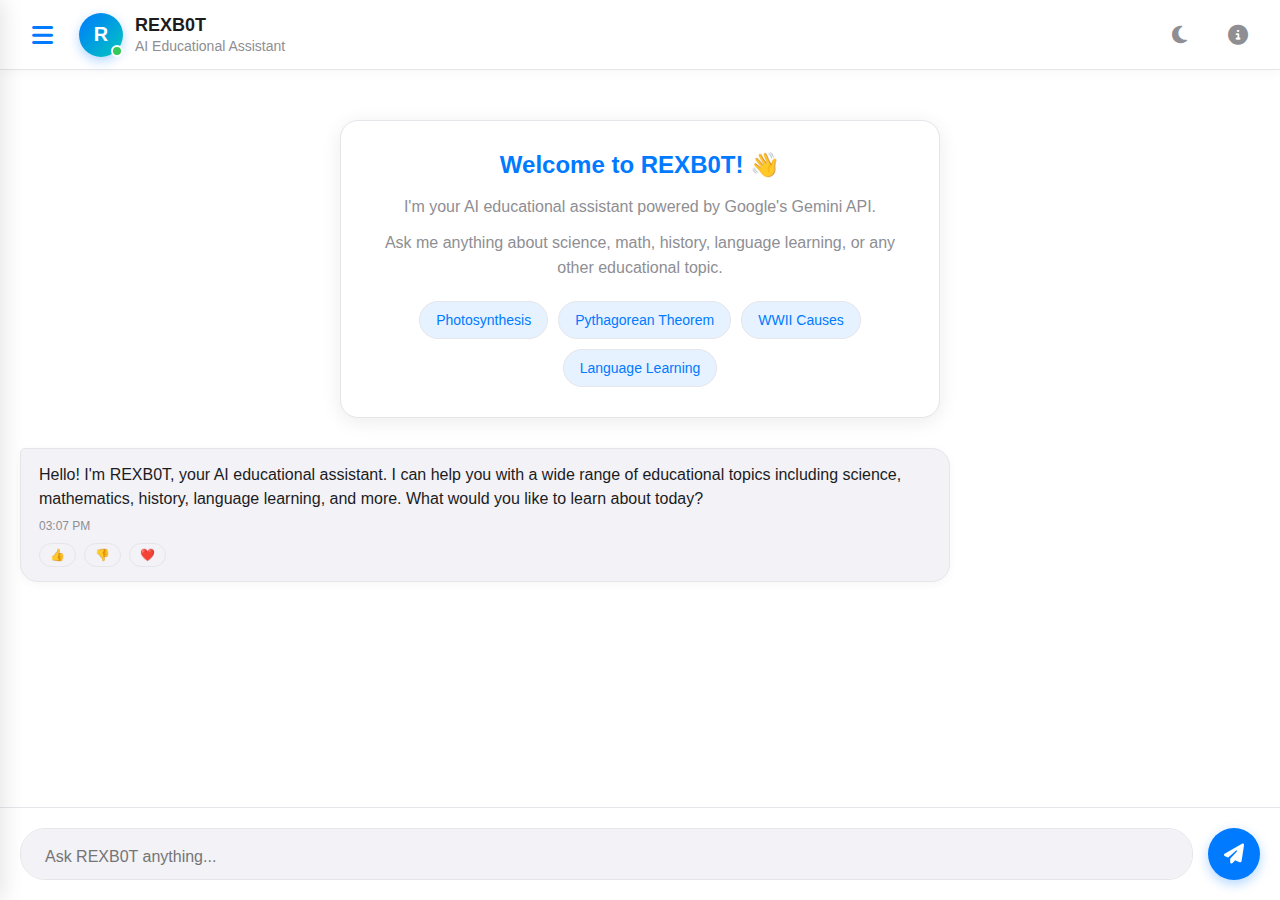
<file: index.html>
<!DOCTYPE html>
<html lang="en">
<head>
    <meta charset="UTF-8">
    <meta name="viewport" content="width=device-width, initial-scale=1.0">
    <title>REXB0T - AI Educational Assistant</title>
    <link rel="stylesheet" href="https://cdnjs.cloudflare.com/ajax/libs/font-awesome/6.4.0/css/all.min.css">
    <style>
        * {
            margin: 0;
            padding: 0;
            box-sizing: border-box;
            font-family: -apple-system, BlinkMacSystemFont, 'Segoe UI', Roboto, Oxygen, Ubuntu, sans-serif;
            transition: background-color 0.3s, color 0.3s, border-color 0.3s, transform 0.3s;
        }
        
        :root {
            /* Light Theme Variables */
            --primary-color: #007AFF;
            --primary-light: #E6F2FF;
            --secondary-color: #5856D6;
            --accent-color: #00C7BE;
            --bot-color: #F2F2F7;
            --user-color: #007AFF;
            --text-dark: #1C1C1E;
            --text-light: #8E8E93;
            --bg-color: #FFFFFF;
            --sidebar-bg: #F2F2F7;
            --chat-bg: #FFFFFF;
            --message-bg: #F2F2F7;
            --input-bg: #F2F2F7;
            --shadow: 0 4px 20px rgba(0, 0, 0, 0.08);
            --shadow-light: 0 2px 10px rgba(0, 0, 0, 0.04);
            --border-radius: 18px;
            --border-radius-sm: 12px;
            --border-color: #E5E5EA;
            --header-gradient: linear-gradient(135deg, #007AFF 0%, #00C7BE 100%);
            --success-color: #34C759;
            --warning-color: #FF9500;
            --error-color: #FF3B30;
        }
        
        /* Dark Theme Variables */
        .dark-theme {
            --primary-color: #0A84FF;
            --primary-light: #1C1C1E;
            --secondary-color: #5E5CE6;
            --accent-color: #64D2FF;
            --bot-color: #2C2C2E;
            --user-color: #0A84FF;
            --text-dark: #FFFFFF;
            --text-light: #98989D;
            --bg-color: #000000;
            --sidebar-bg: #1C1C1E;
            --chat-bg: #000000;
            --message-bg: #2C2C2E;
            --input-bg: #2C2C2E;
            --shadow: 0 4px 20px rgba(0, 0, 0, 0.3);
            --shadow-light: 0 2px 10px rgba(0, 0, 0, 0.2);
            --border-radius: 18px;
            --border-radius-sm: 12px;
            --border-color: #38383A;
            --header-gradient: linear-gradient(135deg, #0A84FF 0%, #5E5CE6 100%);
        }
        
        body {
            background-color: var(--bg-color);
            color: var(--text-dark);
            display: flex;
            height: 100vh;
            overflow: hidden;
            position: relative;
        }
        
        /* Modern Header */
        .chat-header {
            padding: 0 20px;
            background: var(--chat-bg);
            color: var(--text-dark);
            display: flex;
            align-items: center;
            justify-content: space-between;
            height: 70px;
            border-bottom: 1px solid var(--border-color);
            box-shadow: var(--shadow-light);
            z-index: 100;
            position: relative;
        }
        
        .header-left {
            display: flex;
            align-items: center;
            gap: 15px;
        }
        
        .hamburger-btn {
            background: none;
            border: none;
            color: var(--primary-color);
            font-size: 24px;
            cursor: pointer;
            padding: 10px;
            border-radius: 50%;
            display: flex;
            align-items: center;
            justify-content: center;
            transition: all 0.2s ease;
            width: 44px;
            height: 44px;
        }
        
        .hamburger-btn:hover {
            background-color: var(--primary-light);
        }
        
        .bot-info {
            display: flex;
            align-items: center;
            gap: 12px;
        }
        
        .bot-avatar {
            width: 44px;
            height: 44px;
            border-radius: 50%;
            background: var(--header-gradient);
            display: flex;
            align-items: center;
            justify-content: center;
            font-weight: 700;
            color: white;
            font-size: 20px;
            box-shadow: 0 4px 12px rgba(0, 122, 255, 0.3);
            position: relative;
        }
        
        .bot-status {
            position: absolute;
            bottom: 0;
            right: 0;
            width: 12px;
            height: 12px;
            background-color: var(--success-color);
            border-radius: 50%;
            border: 2px solid var(--chat-bg);
        }
        
        .bot-details h2 {
            font-size: 18px;
            font-weight: 700;
            margin-bottom: 2px;
        }
        
        .bot-details p {
            font-size: 14px;
            color: var(--text-light);
            font-weight: 400;
        }
        
        .header-right {
            display: flex;
            align-items: center;
            gap: 15px;
        }
        
        .theme-toggle {
            background: none;
            border: none;
            color: var(--text-light);
            font-size: 20px;
            cursor: pointer;
            padding: 10px;
            border-radius: 50%;
            display: flex;
            align-items: center;
            justify-content: center;
            transition: all 0.2s ease;
            width: 44px;
            height: 44px;
        }
        
        .theme-toggle:hover {
            background-color: var(--primary-light);
            color: var(--primary-color);
        }
        
        .header-action {
            background: none;
            border: none;
            color: var(--text-light);
            font-size: 20px;
            cursor: pointer;
            padding: 10px;
            border-radius: 50%;
            display: flex;
            align-items: center;
            justify-content: center;
            transition: all 0.2s ease;
            width: 44px;
            height: 44px;
        }
        
        .header-action:hover {
            background-color: var(--primary-light);
            color: var(--primary-color);
        }
        
        /* Sidebar - Modern Design */
        .sidebar {
            position: fixed;
            left: -320px;
            top: 0;
            width: 320px;
            height: 100%;
            background-color: var(--sidebar-bg);
            z-index: 1000;
            transition: left 0.3s cubic-bezier(0.4, 0, 0.2, 1);
            overflow-y: auto;
            display: flex;
            flex-direction: column;
            box-shadow: 4px 0 20px rgba(0, 0, 0, 0.1);
        }
        
        .sidebar.active {
            left: 0;
        }
        
        .sidebar-header {
            padding: 30px 25px 20px;
            background: var(--header-gradient);
            color: white;
        }
        
        .sidebar-header h2 {
            font-size: 24px;
            font-weight: 700;
            margin-bottom: 5px;
        }
        
        .sidebar-header p {
            font-size: 14px;
            opacity: 0.9;
        }
        
        .sidebar-content {
            padding: 20px 25px;
            flex: 1;
        }
        
        .sidebar-section {
            margin-bottom: 30px;
        }
        
        .sidebar-section h3 {
            font-size: 13px;
            text-transform: uppercase;
            letter-spacing: 1px;
            color: var(--text-light);
            margin-bottom: 15px;
            font-weight: 600;
        }
        
        .sidebar-item {
            display: flex;
            align-items: center;
            padding: 15px;
            margin-bottom: 10px;
            background-color: var(--bg-color);
            border-radius: var(--border-radius-sm);
            cursor: pointer;
            transition: all 0.2s ease;
            border: 1px solid transparent;
        }
        
        .sidebar-item:hover {
            background-color: var(--primary-light);
            border-color: var(--primary-color);
            transform: translateY(-2px);
            box-shadow: var(--shadow-light);
        }
        
        .sidebar-item i {
            font-size: 18px;
            color: var(--primary-color);
            margin-right: 15px;
            width: 24px;
        }
        
        .sidebar-item span {
            font-size: 16px;
            font-weight: 500;
        }
        
        .overlay {
            position: fixed;
            top: 0;
            left: 0;
            width: 100%;
            height: 100%;
            background: rgba(0, 0, 0, 0.5);
            z-index: 999;
            opacity: 0;
            visibility: hidden;
            transition: opacity 0.3s ease, visibility 0.3s ease;
            backdrop-filter: blur(3px);
        }
        
        .overlay.active {
            opacity: 1;
            visibility: visible;
        }
        
        /* Main Chat Container */
        .chat-container {
            flex: 1;
            display: flex;
            flex-direction: column;
            height: 100%;
            background-color: var(--chat-bg);
            position: relative;
            overflow: hidden;
        }
        
        /* Messages Area */
        .messages-container {
            flex: 1;
            overflow-y: auto;
            padding: 20px;
            display: flex;
            flex-direction: column;
            background-color: var(--bg-color);
            position: relative;
        }
        
        .message {
            max-width: 75%;
            margin-bottom: 16px;
            position: relative;
            animation: fadeIn 0.3s ease;
            line-height: 1.5;
            word-wrap: break-word;
            display: flex;
            align-items: flex-start;
        }
        
        @keyframes fadeIn {
            from { opacity: 0; transform: translateY(10px); }
            to { opacity: 1; transform: translateY(0); }
        }
        
        .bot-message {
            align-self: flex-start;
        }
        
        .user-message {
            align-self: flex-end;
        }
        
        .message-content {
            padding: 14px 18px;
            border-radius: var(--border-radius);
            position: relative;
            box-shadow: var(--shadow-light);
            max-width: 100%;
        }
        
        .bot-message .message-content {
            background-color: var(--message-bg);
            color: var(--text-dark);
            border-top-left-radius: 5px;
            border: 1px solid var(--border-color);
        }
        
        .user-message .message-content {
            background-color: var(--user-color);
            color: white;
            border-top-right-radius: 5px;
        }
        
        .message-time {
            font-size: 12px;
            color: var(--text-light);
            margin-top: 6px;
            display: block;
        }
        
        .user-message .message-time {
            text-align: right;
            color: rgba(255, 255, 255, 0.8);
        }
        
        .welcome-message {
            text-align: center;
            margin: 30px auto;
            padding: 30px;
            background-color: var(--bg-color);
            border-radius: var(--border-radius);
            box-shadow: var(--shadow);
            max-width: 600px;
            border: 1px solid var(--border-color);
        }
        
        .welcome-message h3 {
            color: var(--primary-color);
            margin-bottom: 15px;
            font-size: 24px;
            font-weight: 700;
        }
        
        .welcome-message p {
            color: var(--text-light);
            margin-bottom: 10px;
            font-size: 16px;
            line-height: 1.6;
        }
        
        .quick-questions {
            display: flex;
            flex-wrap: wrap;
            gap: 10px;
            margin-top: 20px;
            justify-content: center;
        }
        
        .quick-question {
            padding: 10px 16px;
            background-color: var(--primary-light);
            border: 1px solid var(--border-color);
            border-radius: 20px;
            font-size: 14px;
            cursor: pointer;
            transition: all 0.2s ease;
            color: var(--primary-color);
            font-weight: 500;
        }
        
        .quick-question:hover {
            background-color: var(--primary-color);
            color: white;
            border-color: var(--primary-color);
            transform: translateY(-2px);
        }
        
        /* Input Area */
        .input-container {
            padding: 20px;
            background-color: var(--chat-bg);
            border-top: 1px solid var(--border-color);
            display: flex;
            align-items: center;
            gap: 15px;
        }
        
        .message-input {
            flex: 1;
            padding: 16px 24px;
            border: 1px solid var(--border-color);
            border-radius: 25px;
            font-size: 16px;
            outline: none;
            transition: all 0.3s;
            background-color: var(--input-bg);
            color: var(--text-dark);
            resize: none;
            height: 52px;
            max-height: 120px;
            line-height: 1.5;
        }
        
        .message-input:focus {
            border-color: var(--primary-color);
            box-shadow: 0 0 0 3px rgba(0, 122, 255, 0.1);
        }
        
        .send-btn {
            background-color: var(--primary-color);
            color: white;
            border: none;
            width: 52px;
            height: 52px;
            border-radius: 50%;
            cursor: pointer;
            font-size: 20px;
            display: flex;
            align-items: center;
            justify-content: center;
            transition: all 0.2s ease;
            box-shadow: 0 4px 12px rgba(0, 122, 255, 0.3);
        }
        
        .send-btn:hover {
            background-color: var(--secondary-color);
            transform: scale(1.05);
        }
        
        .send-btn:disabled {
            background-color: var(--text-light);
            cursor: not-allowed;
            transform: none;
            box-shadow: none;
        }
        
        /* Typing indicator */
        .typing-indicator {
            display: flex;
            align-items: center;
            padding: 16px 20px;
            background-color: var(--message-bg);
            border-radius: var(--border-radius);
            width: fit-content;
            margin-bottom: 16px;
            align-self: flex-start;
            border: 1px solid var(--border-color);
        }
        
        .typing-dot {
            width: 8px;
            height: 8px;
            border-radius: 50%;
            background-color: var(--text-light);
            margin: 0 4px;
            animation: typingAnimation 1.4s infinite ease-in-out;
        }
        
        .typing-dot:nth-child(1) { animation-delay: -0.32s; }
        .typing-dot:nth-child(2) { animation-delay: -0.16s; }
        
        @keyframes typingAnimation {
            0%, 80%, 100% { transform: translateY(0); }
            40% { transform: translateY(-8px); }
        }
        
        .typing-text {
            font-size: 14px;
            color: var(--text-light);
            margin-right: 12px;
        }
        
        /* Educational Features */
        .educational-tips {
            background-color: var(--primary-light);
            border-left: 4px solid var(--primary-color);
            padding: 20px;
            margin-top: 30px;
            border-radius: var(--border-radius-sm);
            border: 1px solid var(--border-color);
        }
        
        .educational-tips h4 {
            color: var(--primary-color);
            margin-bottom: 10px;
            font-size: 16px;
            font-weight: 600;
            display: flex;
            align-items: center;
            gap: 8px;
        }
        
        .educational-tips p {
            font-size: 14px;
            color: var(--text-light);
            line-height: 1.6;
        }
        
        /* Message Reactions */
        .message-reactions {
            display: flex;
            gap: 8px;
            margin-top: 8px;
        }
        
        .reaction-btn {
            background: none;
            border: 1px solid var(--border-color);
            border-radius: 12px;
            padding: 4px 10px;
            font-size: 12px;
            color: var(--text-light);
            cursor: pointer;
            transition: all 0.2s ease;
        }
        
        .reaction-btn:hover {
            background-color: var(--primary-light);
            color: var(--primary-color);
            border-color: var(--primary-color);
        }
        
        /* Responsive Design */
        @media (max-width: 768px) {
            .sidebar {
                width: 100%;
                left: -100%;
            }
            
            .chat-header {
                padding: 0 15px;
                height: 60px;
            }
            
            .hamburger-btn, .theme-toggle, .header-action {
                width: 40px;
                height: 40px;
            }
            
            .bot-avatar {
                width: 40px;
                height: 40px;
                font-size: 18px;
            }
            
            .bot-details h2 {
                font-size: 16px;
            }
            
            .bot-details p {
                font-size: 12px;
            }
            
            .message {
                max-width: 90%;
            }
            
            .welcome-message {
                padding: 20px;
                margin: 20px 15px;
            }
            
            .welcome-message h3 {
                font-size: 20px;
            }
            
            .input-container {
                padding: 15px;
            }
            
            .message-input {
                padding: 14px 20px;
                height: 48px;
            }
            
            .send-btn {
                width: 48px;
                height: 48px;
            }
        }
        
        /* Scrollbar Styling */
        ::-webkit-scrollbar {
            width: 6px;
        }
        
        ::-webkit-scrollbar-track {
            background: transparent;
        }
        
        ::-webkit-scrollbar-thumb {
            background: var(--text-light);
            border-radius: 3px;
        }
        
        ::-webkit-scrollbar-thumb:hover {
            background: var(--primary-color);
        }
        
        /* Animations */
        @keyframes slideIn {
            from { transform: translateX(-20px); opacity: 0; }
            to { transform: translateX(0); opacity: 1; }
        }
        
        .sidebar.active .sidebar-item {
            animation: slideIn 0.3s ease forwards;
        }
        
        .sidebar-item:nth-child(1) { animation-delay: 0.1s; }
        .sidebar-item:nth-child(2) { animation-delay: 0.15s; }
        .sidebar-item:nth-child(3) { animation-delay: 0.2s; }
        .sidebar-item:nth-child(4) { animation-delay: 0.25s; }
        .sidebar-item:nth-child(5) { animation-delay: 0.3s; }
        .sidebar-item:nth-child(6) { animation-delay: 0.35s; }
        
        /* Loading dots for thinking */
        .thinking-dots {
            display: inline-block;
        }
        
        .thinking-dots span {
            animation: blink 1.4s infinite both;
            display: inline-block;
        }
        
        .thinking-dots span:nth-child(2) {
            animation-delay: 0.2s;
        }
        
        .thinking-dots span:nth-child(3) {
            animation-delay: 0.4s;
        }
        
        @keyframes blink {
            0%, 80%, 100% { opacity: 0.2; }
            40% { opacity: 1; }
        }
    </style>
</head>
<body>
    <!-- Main Chat Container -->
    <main class="chat-container">
        <!-- Modern Chat Header -->
        <header class="chat-header">
            <div class="header-left">
                <button class="hamburger-btn" id="hamburgerBtn">
                    <i class="fas fa-bars"></i>
                </button>
                
                <div class="bot-info">
                    <div class="bot-avatar">
                        R
                        <div class="bot-status"></div>
                    </div>
                    <div class="bot-details">
                        <h2>REXB0T</h2>
                        <p>AI Educational Assistant</p>
                    </div>
                </div>
            </div>
            
            <div class="header-right">
                <button class="theme-toggle" id="themeToggle">
                    <i class="fas fa-moon"></i>
                </button>
                <button class="header-action" id="infoBtn">
                    <i class="fas fa-info-circle"></i>
                </button>
            </div>
        </header>
        
        <!-- Messages Container -->
        <div class="messages-container" id="messagesContainer">
            <!-- Welcome message -->
            <div class="welcome-message">
                <h3>Welcome to REXB0T! 👋</h3>
                <p>I'm your AI educational assistant powered by Google's Gemini API.</p>
                <p>Ask me anything about science, math, history, language learning, or any other educational topic.</p>
                
                <div class="quick-questions">
                    <div class="quick-question" data-question="Explain photosynthesis">Photosynthesis</div>
                    <div class="quick-question" data-question="What is the Pythagorean theorem?">Pythagorean Theorem</div>
                    <div class="quick-question" data-question="Explain World War II causes">WWII Causes</div>
                    <div class="quick-question" data-question="How to learn a new language">Language Learning</div>
                </div>
            </div>
            
            <!-- Messages will be dynamically added here -->
        </div>
        
        <!-- Input Area -->
        <div class="input-container">
            <textarea class="message-input" id="messageInput" placeholder="Ask REXB0T anything..." rows="1" autocomplete="off"></textarea>
            <button class="send-btn" id="sendBtn">
                <i class="fas fa-paper-plane"></i>
            </button>
        </div>
    </main>
    
    <!-- Overlay for closing sidebar -->
    <div class="overlay" id="overlay"></div>
    
    <!-- Sidebar for other methods -->
    <aside class="sidebar" id="sidebar">
        <div class="sidebar-header">
            <h2>Educational Tools</h2>
            <p>Explore learning resources</p>
        </div>
        
        <div class="sidebar-content">
            <div class="sidebar-section">
                <h3>Topics</h3>
                <div class="sidebar-item" id="scienceBtn">
                    <i class="fas fa-atom"></i>
                    <span>Science Topics</span>
                </div>
                
                <div class="sidebar-item" id="mathBtn">
                    <i class="fas fa-calculator"></i>
                    <span>Mathematics Help</span>
                </div>
                
                <div class="sidebar-item" id="historyBtn">
                    <i class="fas fa-landmark"></i>
                    <span>History & Culture</span>
                </div>
                
                <div class="sidebar-item" id="languageBtn">
                    <i class="fas fa-language"></i>
                    <span>Language Learning</span>
                </div>
            </div>
            
            <div class="sidebar-section">
                <h3>Quick Actions</h3>
                <div class="sidebar-item" id="examplesBtn">
                    <i class="fas fa-lightbulb"></i>
                    <span>Example Questions</span>
                </div>
                
                <div class="sidebar-item" id="clearChatBtn">
                    <i class="fas fa-trash-alt"></i>
                    <span>Clear Chat</span>
                </div>
                
                <div class="sidebar-item" id="saveChatBtn">
                    <i class="fas fa-download"></i>
                    <span>Save Conversation</span>
                </div>
            </div>
            
            <div class="educational-tips">
                <h4><i class="fas fa-info-circle"></i> How to use REXB0T</h4>
                <p>Ask questions about any educational topic. REXB0T can help explain concepts, solve problems, and provide learning resources.</p>
            </div>
        </div>
    </aside>

    <script>
        // DOM Elements
        const hamburgerBtn = document.getElementById('hamburgerBtn');
        const sidebar = document.getElementById('sidebar');
        const overlay = document.getElementById('overlay');
        const themeToggle = document.getElementById('themeToggle');
        const infoBtn = document.getElementById('infoBtn');
        const messagesContainer = document.getElementById('messagesContainer');
        const messageInput = document.getElementById('messageInput');
        const sendBtn = document.getElementById('sendBtn');
        
        // Sidebar method buttons
        const clearChatBtn = document.getElementById('clearChatBtn');
        const saveChatBtn = document.getElementById('saveChatBtn');
        const scienceBtn = document.getElementById('scienceBtn');
        const mathBtn = document.getElementById('mathBtn');
        const historyBtn = document.getElementById('historyBtn');
        const languageBtn = document.getElementById('languageBtn');
        const examplesBtn = document.getElementById('examplesBtn');
        
        // API Configuration
        const API_KEY = 'AIzaSyBpqNW7M2JREsdeFbn6Ek3eVZk6QXB5SXE';
        const API_URL = 'https://generativelanguage.googleapis.com/v1beta/models/gemini-2.0-flash:generateContent';
        
        // Initialize chat history
        let chatHistory = [
            {
                role: "bot",
                content: "Hello! I'm REXB0T, your AI educational assistant. I can help you with a wide range of educational topics including science, mathematics, history, language learning, and more. What would you like to learn about today?"
            }
        ];
        
        // Check for saved theme preference
        let isDarkTheme = localStorage.getItem('theme') === 'dark';
        
        // Auto-resize textarea
        messageInput.addEventListener('input', function() {
            this.style.height = 'auto';
            this.style.height = (this.scrollHeight > 120 ? 120 : this.scrollHeight) + 'px';
        });
        
        // Apply theme on page load
        function applyTheme() {
            if (isDarkTheme) {
                document.body.classList.add('dark-theme');
                themeToggle.innerHTML = '<i class="fas fa-sun"></i>';
            } else {
                document.body.classList.remove('dark-theme');
                themeToggle.innerHTML = '<i class="fas fa-moon"></i>';
            }
        }
        
        // Toggle theme
        function toggleTheme() {
            isDarkTheme = !isDarkTheme;
            localStorage.setItem('theme', isDarkTheme ? 'dark' : 'light');
            applyTheme();
        }
        
        // Initialize the chat with the welcome message
        function initializeChat() {
            displayMessage(chatHistory[0].content, "bot");
        }
        
        // Display a message in the chat
        function displayMessage(content, sender) {
            const messageDiv = document.createElement('div');
            messageDiv.className = `message ${sender}-message`;
            
            const currentTime = new Date().toLocaleTimeString([], { hour: '2-digit', minute: '2-digit' });
            
            // User message
            if (sender === 'user') {
                messageDiv.innerHTML = `
                    <div class="message-content">
                        ${formatMessage(content)}
                        <span class="message-time">${currentTime}</span>
                        <div class="message-reactions">
                            <button class="reaction-btn" onclick="addReaction(this, '👍')">👍</button>
                            <button class="reaction-btn" onclick="addReaction(this, '👎')">👎</button>
                            <button class="reaction-btn" onclick="addReaction(this, '😊')">😊</button>
                        </div>
                    </div>
                `;
            } 
            // Bot message
            else {
                messageDiv.innerHTML = `
                    <div class="message-content">
                        ${formatMessage(content)}
                        <span class="message-time">${currentTime}</span>
                        <div class="message-reactions">
                            <button class="reaction-btn" onclick="addReaction(this, '👍')">👍</button>
                            <button class="reaction-btn" onclick="addReaction(this, '👎')">👎</button>
                            <button class="reaction-btn" onclick="addReaction(this, '❤️')">❤️</button>
                        </div>
                    </div>
                `;
            }
            
            messagesContainer.appendChild(messageDiv);
            messagesContainer.scrollTop = messagesContainer.scrollHeight;
        }
        
        // Add reaction to message
        function addReaction(button, emoji) {
            button.innerHTML = emoji;
            button.style.backgroundColor = 'var(--primary-light)';
            button.style.color = 'var(--primary-color)';
            button.style.borderColor = 'var(--primary-color)';
        }
        
        // Format message with line breaks
        function formatMessage(text) {
            // Convert markdown-like formatting
            let formattedText = text
                .replace(/\*\*(.*?)\*\*/g, '<strong>$1</strong>')
                .replace(/\*(.*?)\*/g, '<em>$1</em>')
                .replace(/\n/g, '<br>')
                .replace(/`(.*?)`/g, '<code>$1</code>');
            
            return formattedText;
        }
        
        // Show typing indicator
        function showTypingIndicator() {
            const typingDiv = document.createElement('div');
            typingDiv.className = 'typing-indicator';
            typingDiv.id = 'typingIndicator';
            typingDiv.innerHTML = `
                <div class="typing-text">REXB0T is thinking<span class="thinking-dots"><span>.</span><span>.</span><span>.</span></span></div>
                <div class="typing-dot"></div>
                <div class="typing-dot"></div>
                <div class="typing-dot"></div>
            `;
            messagesContainer.appendChild(typingDiv);
            messagesContainer.scrollTop = messagesContainer.scrollHeight;
        }
        
        // Hide typing indicator
        function hideTypingIndicator() {
            const typingIndicator = document.getElementById('typingIndicator');
            if (typingIndicator) {
                typingIndicator.remove();
            }
        }
        
        // Send message to API
        async function sendMessageToAPI(message) {
            try {
                const response = await fetch(`${API_URL}?key=${API_KEY}`, {
                    method: 'POST',
                    headers: {
                        'Content-Type': 'application/json',
                    },
                    body: JSON.stringify({
                        contents: [
                            {
                                parts: [
                                    {
                                        text: message
                                    }
                                ]
                            }
                        ]
                    })
                });
                
                if (!response.ok) {
                    throw new Error(`API Error: ${response.status}`);
                }
                
                const data = await response.json();
                
                if (data.candidates && data.candidates[0].content.parts[0].text) {
                    return data.candidates[0].content.parts[0].text;
                } else {
                    throw new Error('Invalid response format from API');
                }
            } catch (error) {
                console.error('Error calling Gemini API:', error);
                return `I apologize, but I'm having trouble accessing the educational resources right now. Please try again in a moment. Error: ${error.message}`;
            }
        }
        
        // Handle sending a message
        async function handleSendMessage() {
            const message = messageInput.value.trim();
            
            if (!message) return;
            
            // Add user message to chat
            displayMessage(message, 'user');
            chatHistory.push({ role: "user", content: message });
            
            // Clear input and reset height
            messageInput.value = '';
            messageInput.style.height = '52px';
            
            // Show typing indicator
            showTypingIndicator();
            
            // Disable send button while waiting for response
            sendBtn.disabled = true;
            
            try {
                // Send to API and get response
                const botResponse = await sendMessageToAPI(message);
                
                // Remove typing indicator
                hideTypingIndicator();
                
                // Add bot response to chat
                displayMessage(botResponse, 'bot');
                chatHistory.push({ role: "bot", content: botResponse });
            } catch (error) {
                hideTypingIndicator();
                displayMessage("I'm sorry, I encountered an error while processing your request. Please try again.", 'bot');
                chatHistory.push({ role: "bot", content: "Error occurred" });
            }
            
            // Re-enable send button
            sendBtn.disabled = false;
            messageInput.focus();
        }
        
        // Add example questions from sidebar
        function addExampleQuestion(question) {
            messageInput.value = question;
            messageInput.focus();
            messageInput.dispatchEvent(new Event('input'));
        }
        
        // Clear the chat
        function clearChat() {
            if (!confirm('Are you sure you want to clear the chat?')) return;
            
            // Clear the messages container except for the welcome message
            messagesContainer.innerHTML = `
                <div class="welcome-message">
                    <h3>Welcome to REXB0T! 👋</h3>
                    <p>I'm your AI educational assistant powered by Google's Gemini API.</p>
                    <p>Ask me anything about science, math, history, language learning, or any other educational topic.</p>
                    
                    <div class="quick-questions">
                        <div class="quick-question" data-question="Explain photosynthesis">Photosynthesis</div>
                        <div class="quick-question" data-question="What is the Pythagorean theorem?">Pythagorean Theorem</div>
                        <div class="quick-question" data-question="Explain World War II causes">WWII Causes</div>
                        <div class="quick-question" data-question="How to learn a new language">Language Learning</div>
                    </div>
                </div>
            `;
            
            // Reset chat history to initial state
            chatHistory = [
                {
                    role: "bot",
                    content: "Hello! I'm REXB0T, your AI educational assistant. I can help you with a wide range of educational topics including science, mathematics, history, language learning, and more. What would you like to learn about today?"
                }
            ];
            
            // Re-attach quick question event listeners
            attachQuickQuestionListeners();
            
            sidebar.classList.remove('active');
            overlay.classList.remove('active');
        }
        
        // Save chat to localStorage
        function saveChat() {
            try {
                const chatData = {
                    history: chatHistory,
                    timestamp: new Date().toISOString()
                };
                localStorage.setItem('rexbot_chat', JSON.stringify(chatData));
                
                // Show temporary notification
                showNotification('Conversation saved successfully!');
            } catch (error) {
                showNotification('Failed to save conversation. Please try again.', 'error');
            }
            
            sidebar.classList.remove('active');
            overlay.classList.remove('active');
        }
        
        // Show notification
        function showNotification(message, type = 'success') {
            const notification = document.createElement('div');
            notification.style.cssText = `
                position: fixed;
                top: 20px;
                right: 20px;
                padding: 15px 20px;
                background: ${type === 'error' ? 'var(--error-color)' : 'var(--success-color)'};
                color: white;
                border-radius: 10px;
                box-shadow: var(--shadow);
                z-index: 2000;
                font-weight: 500;
                animation: slideIn 0.3s ease;
            `;
            notification.textContent = message;
            document.body.appendChild(notification);
            
            setTimeout(() => {
                notification.style.animation = 'slideIn 0.3s ease reverse';
                setTimeout(() => notification.remove(), 300);
            }, 3000);
        }
        
        // Attach quick question event listeners
        function attachQuickQuestionListeners() {
            const quickQuestions = document.querySelectorAll('.quick-question');
            quickQuestions.forEach(question => {
                question.addEventListener('click', () => {
                    const questionText = question.getAttribute('data-question');
                    addExampleQuestion(questionText);
                });
            });
        }
        
        // Event Listeners
        hamburgerBtn.addEventListener('click', () => {
            sidebar.classList.add('active');
            overlay.classList.add('active');
        });
        
        overlay.addEventListener('click', () => {
            sidebar.classList.remove('active');
            overlay.classList.remove('active');
        });
        
        themeToggle.addEventListener('click', toggleTheme);
        
        infoBtn.addEventListener('click', () => {
            addExampleQuestion("What can you help me with?");
        });
        
        // Send message on button click
        sendBtn.addEventListener('click', handleSendMessage);
        
        // Send message on Enter key (but allow Shift+Enter for new line)
        messageInput.addEventListener('keydown', (e) => {
            if (e.key === 'Enter' && !e.shiftKey) {
                e.preventDefault();
                handleSendMessage();
            }
        });
        
        // Clear chat button
        clearChatBtn.addEventListener('click', clearChat);
        
        // Save chat button
        saveChatBtn.addEventListener('click', saveChat);
        
        // Sidebar educational topic buttons
        scienceBtn.addEventListener('click', () => {
            addExampleQuestion("Explain the process of photosynthesis in plants.");
            sidebar.classList.remove('active');
            overlay.classList.remove('active');
        });
        
        mathBtn.addEventListener('click', () => {
            addExampleQuestion("What is the Pythagorean theorem and how is it used?");
            sidebar.classList.remove('active');
            overlay.classList.remove('active');
        });
        
        historyBtn.addEventListener('click', () => {
            addExampleQuestion("What were the main causes of World War II?");
            sidebar.classList.remove('active');
            overlay.classList.remove('active');
        });
        
        languageBtn.addEventListener('click', () => {
            addExampleQuestion("What are some effective strategies for learning a new language?");
            sidebar.classList.remove('active');
            overlay.classList.remove('active');
        });
        
        examplesBtn.addEventListener('click', () => {
            // Add multiple example questions
            const examples = [
                "Explain the theory of relativity in simple terms.",
                "How do I solve quadratic equations?",
                "What was the impact of the Industrial Revolution?",
                "What are the different parts of a cell and their functions?"
            ];
            
            const randomExample = examples[Math.floor(Math.random() * examples.length)];
            addExampleQuestion(randomExample);
            sidebar.classList.remove('active');
            overlay.classList.remove('active');
        });
        
        // Apply saved theme on page load
        applyTheme();
        
        // Load saved chat if exists
        window.addEventListener('DOMContentLoaded', () => {
            initializeChat();
            attachQuickQuestionListeners();
            
            // Check for saved chat
            if (localStorage.getItem('rexbot_chat')) {
                setTimeout(() => {
                    if (confirm('Would you like to load your previous conversation?')) {
                        loadChat();
                    }
                }, 500);
            }
        });
        
        // Load chat from localStorage
        function loadChat() {
            try {
                const savedChat = localStorage.getItem('rexbot_chat');
                if (savedChat) {
                    const chatData = JSON.parse(savedChat);
                    chatHistory = chatData.history;
                    
                    // Clear and reload chat UI
                    messagesContainer.innerHTML = '';
                    
                    // Display all messages from history
                    for (let i = 0; i < chatHistory.length; i++) {
                        const message = chatHistory[i];
                        displayMessage(message.content, message.role);
                    }
                    
                    showNotification('Previous conversation loaded successfully!');
                }
            } catch (error) {
                showNotification('Failed to load conversation. Please try again.', 'error');
            }
        }
    </script>
</body>
</html>
</file>
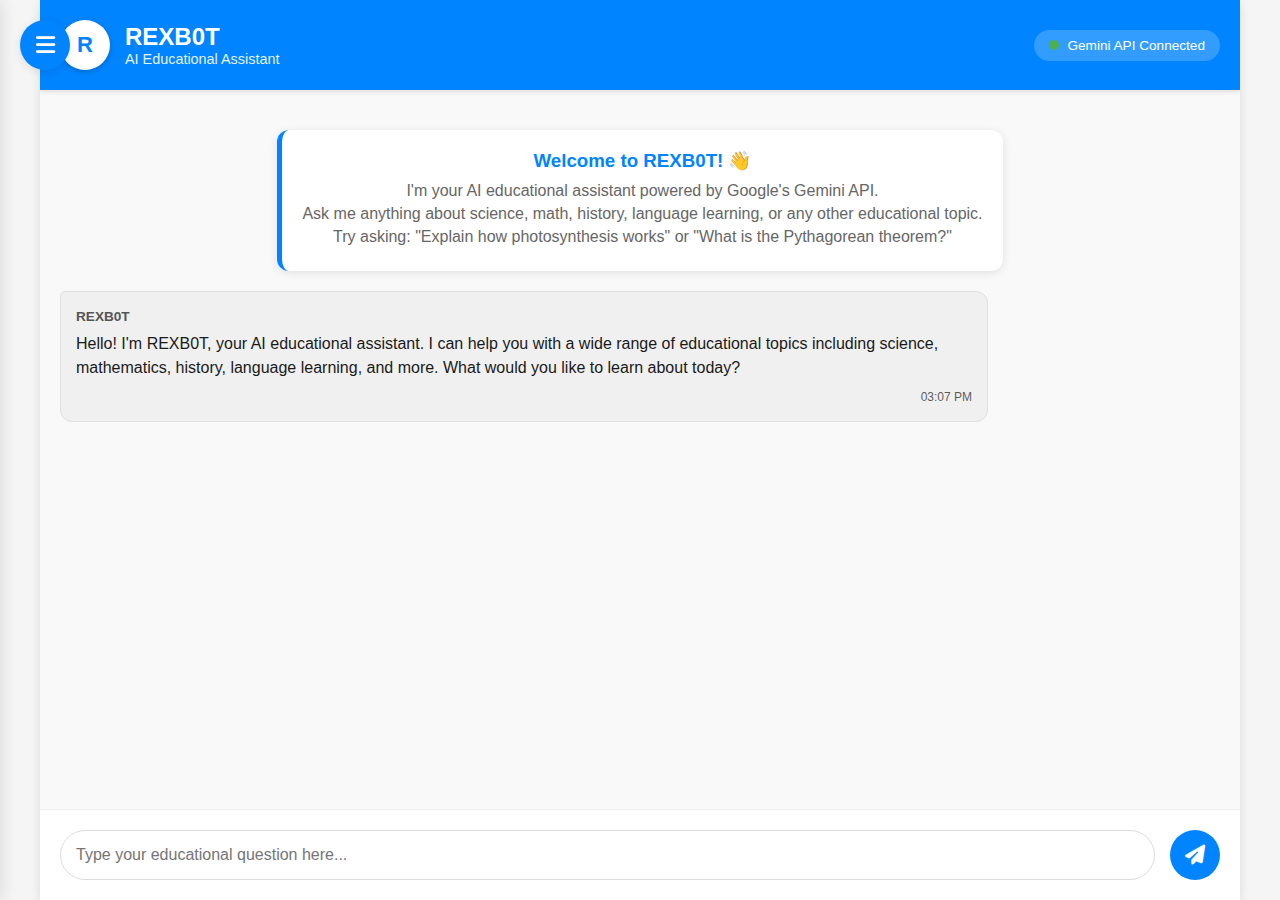
<file: deepseek_html_20251202_0d5186.html>
<!DOCTYPE html>
<html lang="en">
<head>
    <meta charset="UTF-8">
    <meta name="viewport" content="width=device-width, initial-scale=1.0">
    <title>REXB0T - AI Educational Assistant</title>
    <link rel="stylesheet" href="https://cdnjs.cloudflare.com/ajax/libs/font-awesome/6.4.0/css/all.min.css">
    <style>
        * {
            margin: 0;
            padding: 0;
            box-sizing: border-box;
            font-family: 'Segoe UI', Roboto, 'Helvetica Neue', Arial, sans-serif;
        }
        
        :root {
            --primary-color: #0084ff;
            --bot-color: #f0f0f0;
            --user-color: #0084ff;
            --text-dark: #1a1a1a;
            --text-light: #666;
            --bg-color: #f5f5f5;
            --sidebar-bg: #ffffff;
            --shadow: 0 2px 10px rgba(0, 0, 0, 0.1);
            --border-radius: 12px;
        }
        
        body {
            background-color: var(--bg-color);
            color: var(--text-dark);
            display: flex;
            height: 100vh;
            overflow: hidden;
        }
        
        /* Hamburger Menu & Sidebar */
        .hamburger-btn {
            position: fixed;
            top: 20px;
            left: 20px;
            background: var(--primary-color);
            color: white;
            border: none;
            width: 50px;
            height: 50px;
            border-radius: 50%;
            font-size: 22px;
            cursor: pointer;
            z-index: 1001;
            box-shadow: var(--shadow);
            display: flex;
            align-items: center;
            justify-content: center;
            transition: all 0.3s ease;
        }
        
        .hamburger-btn:hover {
            transform: scale(1.05);
        }
        
        .sidebar {
            position: fixed;
            left: -300px;
            top: 0;
            width: 300px;
            height: 100%;
            background-color: var(--sidebar-bg);
            box-shadow: 2px 0 15px rgba(0, 0, 0, 0.1);
            padding: 80px 20px 20px;
            z-index: 1000;
            transition: left 0.3s ease;
            overflow-y: auto;
        }
        
        .sidebar.active {
            left: 0;
        }
        
        .sidebar h2 {
            color: var(--primary-color);
            margin-bottom: 25px;
            padding-bottom: 15px;
            border-bottom: 1px solid #eee;
            font-size: 1.5rem;
        }
        
        .sidebar-item {
            padding: 15px;
            margin-bottom: 10px;
            background-color: #f9f9f9;
            border-radius: 10px;
            cursor: pointer;
            transition: all 0.2s ease;
            border-left: 4px solid transparent;
        }
        
        .sidebar-item:hover {
            background-color: #e9f5ff;
            border-left-color: var(--primary-color);
            transform: translateX(5px);
        }
        
        .sidebar-item i {
            margin-right: 10px;
            color: var(--primary-color);
            width: 20px;
            text-align: center;
        }
        
        .overlay {
            position: fixed;
            top: 0;
            left: 0;
            width: 100%;
            height: 100%;
            background: rgba(0, 0, 0, 0.5);
            z-index: 999;
            display: none;
        }
        
        .overlay.active {
            display: block;
        }
        
        /* Main Chat Container */
        .chat-container {
            flex: 1;
            display: flex;
            flex-direction: column;
            max-width: 1200px;
            margin: 0 auto;
            width: 100%;
            height: 100%;
            background-color: white;
            box-shadow: var(--shadow);
            position: relative;
            overflow: hidden;
        }
        
        /* Chat Header */
        .chat-header {
            padding: 20px;
            background-color: var(--primary-color);
            color: white;
            display: flex;
            align-items: center;
            justify-content: space-between;
            box-shadow: 0 2px 5px rgba(0, 0, 0, 0.1);
            z-index: 10;
        }
        
        .bot-info {
            display: flex;
            align-items: center;
        }
        
        .bot-avatar {
            width: 50px;
            height: 50px;
            border-radius: 50%;
            background-color: white;
            color: var(--primary-color);
            display: flex;
            align-items: center;
            justify-content: center;
            font-size: 22px;
            font-weight: bold;
            margin-right: 15px;
            box-shadow: 0 2px 5px rgba(0, 0, 0, 0.2);
        }
        
        .bot-name {
            font-size: 1.5rem;
            font-weight: 600;
        }
        
        .bot-tagline {
            font-size: 0.9rem;
            opacity: 0.9;
        }
        
        .api-status {
            display: flex;
            align-items: center;
            background-color: rgba(255, 255, 255, 0.2);
            padding: 8px 15px;
            border-radius: 20px;
            font-size: 0.85rem;
        }
        
        .status-indicator {
            width: 10px;
            height: 10px;
            border-radius: 50%;
            background-color: #4caf50;
            margin-right: 8px;
            animation: pulse 2s infinite;
        }
        
        @keyframes pulse {
            0% { opacity: 1; }
            50% { opacity: 0.5; }
            100% { opacity: 1; }
        }
        
        /* Messages Area */
        .messages-container {
            flex: 1;
            overflow-y: auto;
            padding: 20px;
            background-color: #f9f9f9;
            display: flex;
            flex-direction: column;
        }
        
        .message {
            max-width: 80%;
            margin-bottom: 20px;
            padding: 15px;
            border-radius: var(--border-radius);
            position: relative;
            animation: fadeIn 0.3s ease;
            line-height: 1.5;
            word-wrap: break-word;
        }
        
        @keyframes fadeIn {
            from { opacity: 0; transform: translateY(10px); }
            to { opacity: 1; transform: translateY(0); }
        }
        
        .bot-message {
            align-self: flex-start;
            background-color: var(--bot-color);
            border-top-left-radius: 5px;
            color: var(--text-dark);
            border: 1px solid #e0e0e0;
        }
        
        .user-message {
            align-self: flex-end;
            background-color: var(--user-color);
            color: white;
            border-top-right-radius: 5px;
        }
        
        .message-sender {
            font-weight: 600;
            font-size: 0.85rem;
            margin-bottom: 5px;
        }
        
        .bot-message .message-sender {
            color: #555;
        }
        
        .user-message .message-sender {
            color: rgba(255, 255, 255, 0.9);
        }
        
        .message-time {
            font-size: 0.75rem;
            opacity: 0.7;
            text-align: right;
            margin-top: 8px;
        }
        
        .welcome-message {
            text-align: center;
            margin: 20px auto;
            padding: 20px;
            background-color: white;
            border-radius: var(--border-radius);
            box-shadow: var(--shadow);
            max-width: 90%;
            border-left: 5px solid var(--primary-color);
        }
        
        .welcome-message h3 {
            color: var(--primary-color);
            margin-bottom: 10px;
        }
        
        .welcome-message p {
            color: var(--text-light);
            margin-bottom: 5px;
        }
        
        /* Input Area */
        .input-container {
            padding: 20px;
            background-color: white;
            border-top: 1px solid #eee;
            display: flex;
            align-items: center;
        }
        
        .message-input {
            flex: 1;
            padding: 15px;
            border: 1px solid #ddd;
            border-radius: 30px;
            font-size: 1rem;
            outline: none;
            transition: border 0.3s;
        }
        
        .message-input:focus {
            border-color: var(--primary-color);
        }
        
        .send-btn {
            background-color: var(--primary-color);
            color: white;
            border: none;
            width: 50px;
            height: 50px;
            border-radius: 50%;
            margin-left: 15px;
            cursor: pointer;
            font-size: 20px;
            display: flex;
            align-items: center;
            justify-content: center;
            transition: all 0.2s ease;
        }
        
        .send-btn:hover {
            background-color: #006edb;
            transform: scale(1.05);
        }
        
        .send-btn:disabled {
            background-color: #ccc;
            cursor: not-allowed;
            transform: none;
        }
        
        /* Typing indicator */
        .typing-indicator {
            display: flex;
            align-items: center;
            padding: 10px 15px;
            background-color: var(--bot-color);
            border-radius: var(--border-radius);
            width: fit-content;
            margin-bottom: 20px;
            align-self: flex-start;
        }
        
        .typing-dot {
            width: 8px;
            height: 8px;
            border-radius: 50%;
            background-color: #888;
            margin: 0 2px;
            animation: typingAnimation 1.4s infinite ease-in-out;
        }
        
        .typing-dot:nth-child(1) { animation-delay: -0.32s; }
        .typing-dot:nth-child(2) { animation-delay: -0.16s; }
        
        @keyframes typingAnimation {
            0%, 80%, 100% { transform: translateY(0); }
            40% { transform: translateY(-10px); }
        }
        
        /* Educational Features */
        .educational-tips {
            background-color: #e8f4fc;
            border-left: 4px solid var(--primary-color);
            padding: 15px;
            margin-top: 20px;
            border-radius: 0 var(--border-radius) var(--border-radius) 0;
        }
        
        .educational-tips h4 {
            color: var(--primary-color);
            margin-bottom: 8px;
            font-size: 1rem;
        }
        
        .educational-tips p {
            font-size: 0.9rem;
            color: var(--text-light);
        }
        
        /* Responsive Design */
        @media (max-width: 768px) {
            .chat-container {
                border-radius: 0;
                margin: 0;
            }
            
            .message {
                max-width: 90%;
            }
            
            .sidebar {
                width: 85%;
                left: -85%;
            }
            
            .hamburger-btn {
                top: 15px;
                left: 15px;
                width: 45px;
                height: 45px;
            }
            
            .chat-header {
                padding: 15px;
            }
            
            .bot-avatar {
                width: 40px;
                height: 40px;
                font-size: 18px;
            }
            
            .bot-name {
                font-size: 1.3rem;
            }
        }
        
        /* Scrollbar Styling */
        ::-webkit-scrollbar {
            width: 8px;
        }
        
        ::-webkit-scrollbar-track {
            background: #f1f1f1;
            border-radius: 4px;
        }
        
        ::-webkit-scrollbar-thumb {
            background: #c1c1c1;
            border-radius: 4px;
        }
        
        ::-webkit-scrollbar-thumb:hover {
            background: #a8a8a8;
        }
    </style>
</head>
<body>
    <!-- Hamburger Button -->
    <button class="hamburger-btn" id="hamburgerBtn">
        <i class="fas fa-bars"></i>
    </button>
    
    <!-- Overlay for closing sidebar -->
    <div class="overlay" id="overlay"></div>
    
    <!-- Sidebar for other methods -->
    <aside class="sidebar" id="sidebar">
        <h2><i class="fas fa-graduation-cap"></i> Educational Tools</h2>
        
        <div class="sidebar-item" id="scienceBtn">
            <i class="fas fa-atom"></i> Science Topics
        </div>
        
        <div class="sidebar-item" id="mathBtn">
            <i class="fas fa-calculator"></i> Mathematics Help
        </div>
        
        <div class="sidebar-item" id="historyBtn">
            <i class="fas fa-landmark"></i> History & Culture
        </div>
        
        <div class="sidebar-item" id="languageBtn">
            <i class="fas fa-language"></i> Language Learning
        </div>
        
        <div class="sidebar-item" id="examplesBtn">
            <i class="fas fa-lightbulb"></i> Example Questions
        </div>
        
        <div class="sidebar-item" id="clearChatBtn">
            <i class="fas fa-trash-alt"></i> Clear Chat
        </div>
        
        <div class="educational-tips">
            <h4><i class="fas fa-info-circle"></i> How to use REXB0T</h4>
            <p>Ask questions about any educational topic. REXB0T can help explain concepts, solve problems, and provide learning resources.</p>
        </div>
    </aside>
    
    <!-- Main Chat Container -->
    <main class="chat-container">
        <!-- Chat Header -->
        <header class="chat-header">
            <div class="bot-info">
                <div class="bot-avatar">R</div>
                <div>
                    <div class="bot-name">REXB0T</div>
                    <div class="bot-tagline">AI Educational Assistant</div>
                </div>
            </div>
            
            <div class="api-status">
                <div class="status-indicator"></div>
                <span>Gemini API Connected</span>
            </div>
        </header>
        
        <!-- Messages Container -->
        <div class="messages-container" id="messagesContainer">
            <!-- Welcome message -->
            <div class="welcome-message">
                <h3>Welcome to REXB0T! 👋</h3>
                <p>I'm your AI educational assistant powered by Google's Gemini API.</p>
                <p>Ask me anything about science, math, history, language learning, or any other educational topic.</p>
                <p>Try asking: "Explain how photosynthesis works" or "What is the Pythagorean theorem?"</p>
            </div>
            
            <!-- Messages will be dynamically added here -->
        </div>
        
        <!-- Input Area -->
        <div class="input-container">
            <input type="text" class="message-input" id="messageInput" placeholder="Type your educational question here..." autocomplete="off">
            <button class="send-btn" id="sendBtn">
                <i class="fas fa-paper-plane"></i>
            </button>
        </div>
    </main>

    <script>
        // DOM Elements
        const hamburgerBtn = document.getElementById('hamburgerBtn');
        const sidebar = document.getElementById('sidebar');
        const overlay = document.getElementById('overlay');
        const messagesContainer = document.getElementById('messagesContainer');
        const messageInput = document.getElementById('messageInput');
        const sendBtn = document.getElementById('sendBtn');
        const clearChatBtn = document.getElementById('clearChatBtn');
        
        // Sidebar method buttons
        const scienceBtn = document.getElementById('scienceBtn');
        const mathBtn = document.getElementById('mathBtn');
        const historyBtn = document.getElementById('historyBtn');
        const languageBtn = document.getElementById('languageBtn');
        const examplesBtn = document.getElementById('examplesBtn');
        
        // API Configuration
        const API_KEY = 'AIzaSyBpqNW7M2JREsdeFbn6Ek3eVZk6QXB5SXE';
        const API_URL = 'https://generativelanguage.googleapis.com/v1beta/models/gemini-2.0-flash:generateContent';
        
        // Initialize chat history
        let chatHistory = [
            {
                role: "bot",
                content: "Hello! I'm REXB0T, your AI educational assistant. I can help you with a wide range of educational topics including science, mathematics, history, language learning, and more. What would you like to learn about today?"
            }
        ];
        
        // Initialize the chat with the welcome message
        function initializeChat() {
            displayMessage(chatHistory[0].content, "bot");
        }
        
        // Display a message in the chat
        function displayMessage(content, sender) {
            const messageDiv = document.createElement('div');
            messageDiv.className = `message ${sender}-message`;
            
            const senderName = sender === 'bot' ? 'REXB0T' : 'You';
            const currentTime = new Date().toLocaleTimeString([], { hour: '2-digit', minute: '2-digit' });
            
            messageDiv.innerHTML = `
                <div class="message-sender">${senderName}</div>
                <div class="message-content">${formatMessage(content)}</div>
                <div class="message-time">${currentTime}</div>
            `;
            
            messagesContainer.appendChild(messageDiv);
            messagesContainer.scrollTop = messagesContainer.scrollHeight;
        }
        
        // Format message with line breaks
        function formatMessage(text) {
            return text.replace(/\n/g, '<br>');
        }
        
        // Show typing indicator
        function showTypingIndicator() {
            const typingDiv = document.createElement('div');
            typingDiv.className = 'typing-indicator';
            typingDiv.id = 'typingIndicator';
            typingDiv.innerHTML = `
                <div class="typing-dot"></div>
                <div class="typing-dot"></div>
                <div class="typing-dot"></div>
            `;
            messagesContainer.appendChild(typingDiv);
            messagesContainer.scrollTop = messagesContainer.scrollHeight;
        }
        
        // Hide typing indicator
        function hideTypingIndicator() {
            const typingIndicator = document.getElementById('typingIndicator');
            if (typingIndicator) {
                typingIndicator.remove();
            }
        }
        
        // Send message to API
        async function sendMessageToAPI(message) {
            try {
                const response = await fetch(`${API_URL}?key=${API_KEY}`, {
                    method: 'POST',
                    headers: {
                        'Content-Type': 'application/json',
                    },
                    body: JSON.stringify({
                        contents: [
                            {
                                parts: [
                                    {
                                        text: message
                                    }
                                ]
                            }
                        ]
                    })
                });
                
                if (!response.ok) {
                    throw new Error(`API Error: ${response.status}`);
                }
                
                const data = await response.json();
                
                if (data.candidates && data.candidates[0].content.parts[0].text) {
                    return data.candidates[0].content.parts[0].text;
                } else {
                    throw new Error('Invalid response format from API');
                }
            } catch (error) {
                console.error('Error calling Gemini API:', error);
                return `I apologize, but I'm having trouble accessing the educational resources right now. Please try again in a moment. Error: ${error.message}`;
            }
        }
        
        // Handle sending a message
        async function handleSendMessage() {
            const message = messageInput.value.trim();
            
            if (!message) return;
            
            // Add user message to chat
            displayMessage(message, 'user');
            chatHistory.push({ role: "user", content: message });
            
            // Clear input
            messageInput.value = '';
            
            // Show typing indicator
            showTypingIndicator();
            
            // Disable send button while waiting for response
            sendBtn.disabled = true;
            
            try {
                // Send to API and get response
                const botResponse = await sendMessageToAPI(message);
                
                // Remove typing indicator
                hideTypingIndicator();
                
                // Add bot response to chat
                displayMessage(botResponse, 'bot');
                chatHistory.push({ role: "bot", content: botResponse });
            } catch (error) {
                hideTypingIndicator();
                displayMessage("I'm sorry, I encountered an error while processing your request. Please try again.", 'bot');
                chatHistory.push({ role: "bot", content: "Error occurred" });
            }
            
            // Re-enable send button
            sendBtn.disabled = false;
            messageInput.focus();
        }
        
        // Add example questions from sidebar
        function addExampleQuestion(question) {
            messageInput.value = question;
            messageInput.focus();
        }
        
        // Clear the chat
        function clearChat() {
            // Clear the messages container except for the welcome message
            messagesContainer.innerHTML = `
                <div class="welcome-message">
                    <h3>Welcome to REXB0T! 👋</h3>
                    <p>I'm your AI educational assistant powered by Google's Gemini API.</p>
                    <p>Ask me anything about science, math, history, language learning, or any other educational topic.</p>
                    <p>Try asking: "Explain how photosynthesis works" or "What is the Pythagorean theorem?"</p>
                </div>
            `;
            
            // Reset chat history to initial state
            chatHistory = [
                {
                    role: "bot",
                    content: "Hello! I'm REXB0T, your AI educational assistant. I can help you with a wide range of educational topics including science, mathematics, history, language learning, and more. What would you like to learn about today?"
                }
            ];
        }
        
        // Event Listeners
        hamburgerBtn.addEventListener('click', () => {
            sidebar.classList.toggle('active');
            overlay.classList.toggle('active');
        });
        
        overlay.addEventListener('click', () => {
            sidebar.classList.remove('active');
            overlay.classList.remove('active');
        });
        
        // Send message on button click
        sendBtn.addEventListener('click', handleSendMessage);
        
        // Send message on Enter key
        messageInput.addEventListener('keypress', (e) => {
            if (e.key === 'Enter' && !e.shiftKey) {
                e.preventDefault();
                handleSendMessage();
            }
        });
        
        // Clear chat button
        clearChatBtn.addEventListener('click', () => {
            clearChat();
            sidebar.classList.remove('active');
            overlay.classList.remove('active');
        });
        
        // Sidebar educational topic buttons
        scienceBtn.addEventListener('click', () => {
            addExampleQuestion("Explain the process of photosynthesis in plants.");
            sidebar.classList.remove('active');
            overlay.classList.remove('active');
        });
        
        mathBtn.addEventListener('click', () => {
            addExampleQuestion("What is the Pythagorean theorem and how is it used?");
            sidebar.classList.remove('active');
            overlay.classList.remove('active');
        });
        
        historyBtn.addEventListener('click', () => {
            addExampleQuestion("What were the main causes of World War II?");
            sidebar.classList.remove('active');
            overlay.classList.remove('active');
        });
        
        languageBtn.addEventListener('click', () => {
            addExampleQuestion("What are some effective strategies for learning a new language?");
            sidebar.classList.remove('active');
            overlay.classList.remove('active');
        });
        
        examplesBtn.addEventListener('click', () => {
            // Add multiple example questions
            const examples = [
                "Explain the theory of relativity in simple terms.",
                "How do I solve quadratic equations?",
                "What was the impact of the Industrial Revolution?",
                "What are the different parts of a cell and their functions?"
            ];
            
            const randomExample = examples[Math.floor(Math.random() * examples.length)];
            addExampleQuestion(randomExample);
            sidebar.classList.remove('active');
            overlay.classList.remove('active');
        });
        
        // Initialize the chat when page loads
        window.addEventListener('DOMContentLoaded', initializeChat);
    </script>
</body>
</html>
</file>
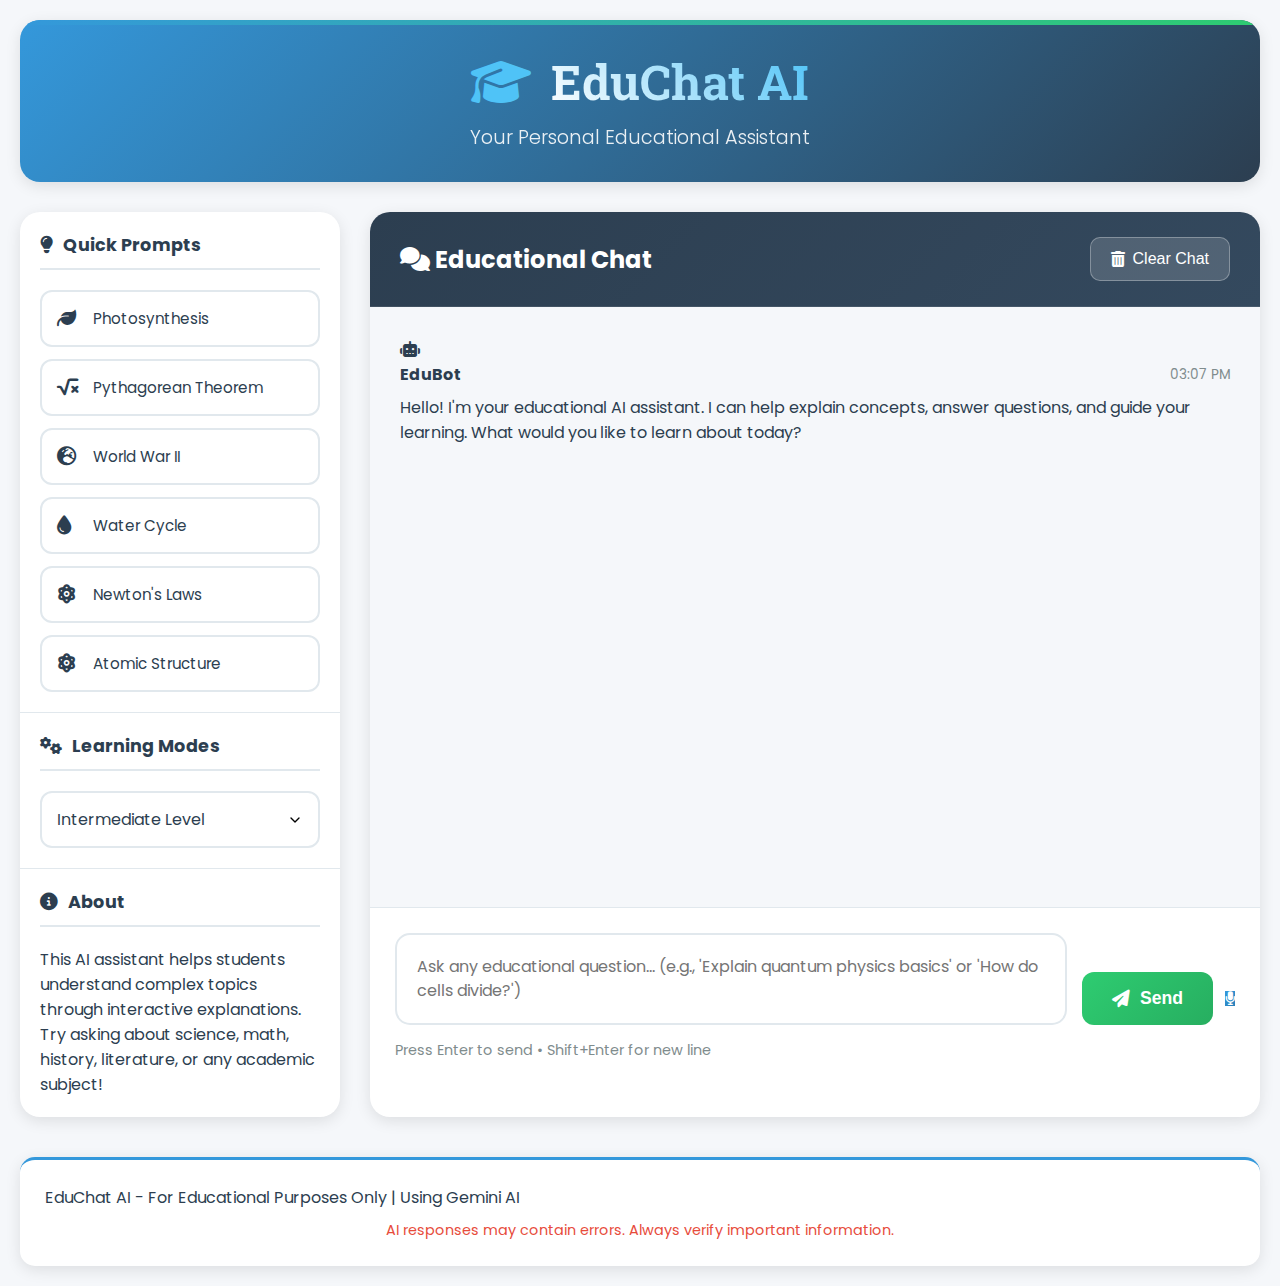
<file: deepseek_html_20251202_2a98db.html>
<!DOCTYPE html>
<html lang="en">
<head>
    <meta charset="UTF-8">
    <meta name="viewport" content="width=device-width, initial-scale=1.0">
    <title>EduChat AI - Educational Assistant</title>
    <link rel="stylesheet" href="style.css">
    <link rel="stylesheet" href="https://cdnjs.cloudflare.com/ajax/libs/font-awesome/6.4.0/css/all.min.css">
    <link href="https://fonts.googleapis.com/css2?family=Poppins:wght@300;400;500;600;700&family=Roboto+Slab:wght@300;400;500&display=swap" rel="stylesheet">
</head>
<body>
    <div class="container">
        <header>
            <div class="logo">
                <i class="fas fa-graduation-cap"></i>
                <h1>EduChat AI</h1>
            </div>
            <p class="subtitle">Your Personal Educational Assistant</p>
        </header>

        <div class="main-content">
            <div class="sidebar">
                <div class="sidebar-section">
                    <h3><i class="fas fa-lightbulb"></i> Quick Prompts</h3>
                    <div class="prompt-buttons">
                        <button class="prompt-btn" data-prompt="Explain photosynthesis in simple terms">
                            <i class="fas fa-leaf"></i> Photosynthesis
                        </button>
                        <button class="prompt-btn" data-prompt="What is the Pythagorean theorem and how is it used?">
                            <i class="fas fa-square-root-alt"></i> Pythagorean Theorem
                        </button>
                        <button class="prompt-btn" data-prompt="Explain the causes of World War II">
                            <i class="fas fa-globe-europe"></i> World War II
                        </button>
                        <button class="prompt-btn" data-prompt="How does the water cycle work?">
                            <i class="fas fa-tint"></i> Water Cycle
                        </button>
                        <button class="prompt-btn" data-prompt="What are Newton's three laws of motion?">
                            <i class="fas fa-atom"></i> Newton's Laws
                        </button>
                        <button class="prompt-btn" data-prompt="Explain the structure of an atom">
                            <i class="fas fa-atom"></i> Atomic Structure
                        </button>
                    </div>
                </div>

                <div class="sidebar-section">
                    <h3><i class="fas fa-cogs"></i> Learning Modes</h3>
                    <div class="mode-selector">
                        <select id="learningMode">
                            <option value="beginner">Beginner Level</option>
                            <option value="intermediate" selected>Intermediate Level</option>
                            <option value="advanced">Advanced Level</option>
                            <option value="exam_prep">Exam Preparation</option>
                            <option value="simplified">Simplified Explanation</option>
                        </select>
                    </div>
                </div>

                <div class="sidebar-section">
                    <h3><i class="fas fa-info-circle"></i> About</h3>
                    <p>This AI assistant helps students understand complex topics through interactive explanations.</p>
                    <p>Try asking about science, math, history, literature, or any academic subject!</p>
                </div>
            </div>

            <div class="chat-container">
                <div class="chat-header">
                    <h2><i class="fas fa-comments"></i> Educational Chat</h2>
                    <button id="clearChat" class="clear-btn">
                        <i class="fas fa-trash-alt"></i> Clear Chat
                    </button>
                </div>
                
                <div class="chat-messages" id="chatMessages">
                    <div class="message bot-message">
                        <div class="message-icon">
                            <i class="fas fa-robot"></i>
                        </div>
                        <div class="message-content">
                            <div class="message-header">
                                <strong>EduBot</strong>
                                <span class="message-time" id="current-time"></span>
                            </div>
                            <p>Hello! I'm your educational AI assistant. I can help explain concepts, answer questions, and guide your learning. What would you like to learn about today?</p>
                        </div>
                    </div>
                </div>

                <div class="input-area">
                    <div class="input-container">
                        <textarea 
                            id="userInput" 
                            placeholder="Ask any educational question... (e.g., 'Explain quantum physics basics' or 'How do cells divide?')"
                            rows="2"></textarea>
                        <div class="input-controls">
                            <button id="sendButton" class="send-btn">
                                <i class="fas fa-paper-plane"></i> Send
                            </button>
                            <button id="voiceButton" class="voice-btn">
                                <i class="fas fa-microphone"></i>
                            </button>
                        </div>
                    </div>
                    <div class="input-hints">
                        <span>Press Enter to send • Shift+Enter for new line</span>
                    </div>
                </div>
            </div>
        </div>

        <footer>
            <p>EduChat AI - For Educational Purposes Only | Using Gemini AI</p>
            <p class="disclaimer">AI responses may contain errors. Always verify important information.</p>
        </footer>
    </div>

    <script src="script.js"></script>
</body>
</html>
</file>
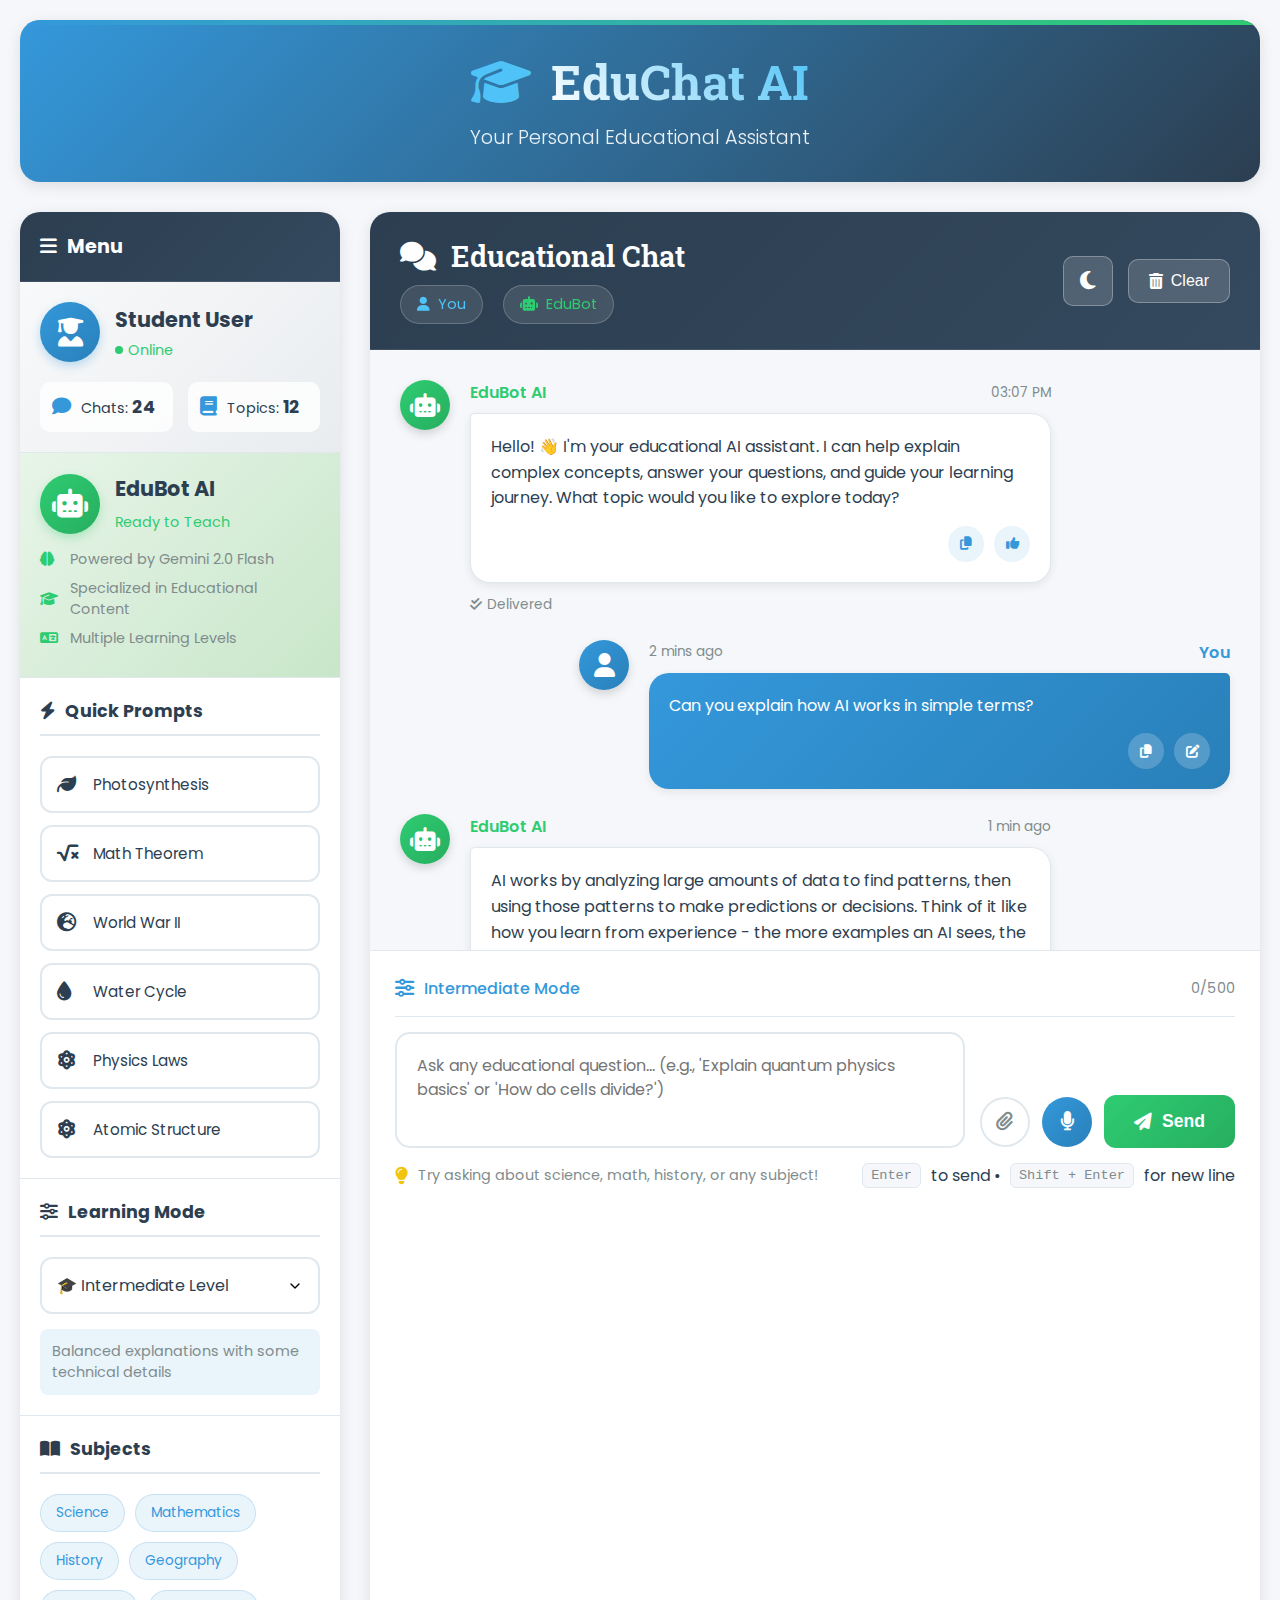
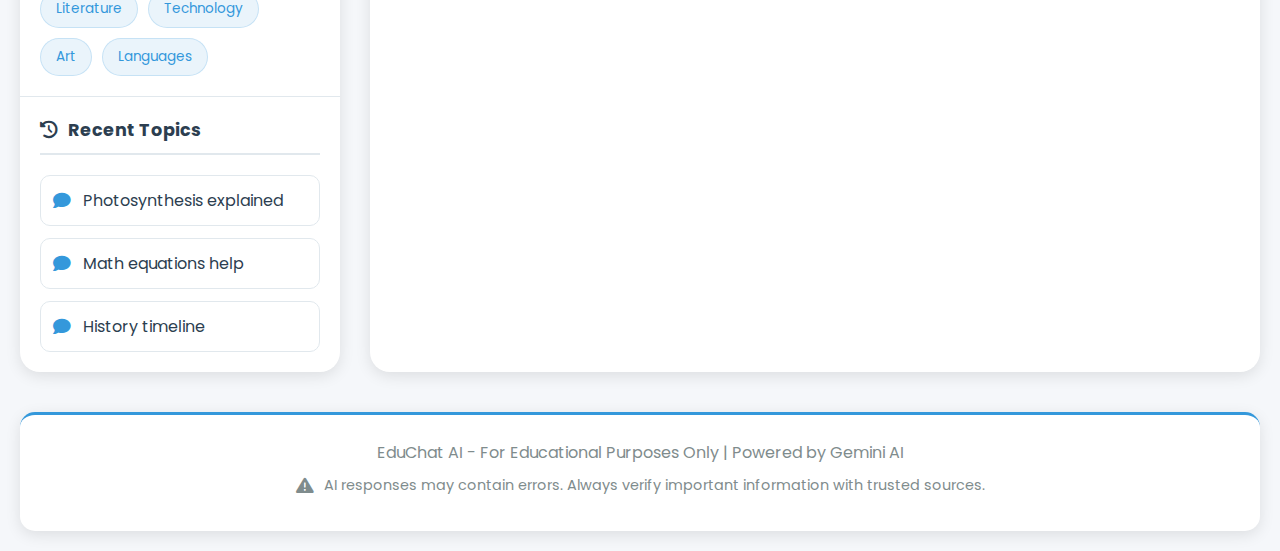
<file: deepseek_html_20251202_96ae0e.html>
<!DOCTYPE html>
<html lang="en">
<head>
    <meta charset="UTF-8">
    <meta name="viewport" content="width=device-width, initial-scale=1.0">
    <title>EduChat AI - Educational Assistant</title>
    <link rel="stylesheet" href="style.css">
    <link rel="stylesheet" href="https://cdnjs.cloudflare.com/ajax/libs/font-awesome/6.4.0/css/all.min.css">
    <link href="https://fonts.googleapis.com/css2?family=Poppins:wght@300;400;500;600;700&family=Roboto+Slab:wght@300;400;500&display=swap" rel="stylesheet">
</head>
<body>
    <div class="container">
        <!-- Hamburger Menu Button (Mobile) -->
        <div class="hamburger-menu" id="hamburgerMenu">
            <i class="fas fa-bars"></i>
        </div>

        <!-- Mobile Sidebar Overlay -->
        <div class="sidebar-overlay" id="sidebarOverlay"></div>

        <header>
            <div class="logo">
                <i class="fas fa-graduation-cap"></i>
                <h1>EduChat AI</h1>
            </div>
            <p class="subtitle">Your Personal Educational Assistant</p>
        </header>

        <div class="main-content">
            <!-- Sidebar (Now with better separation) -->
            <div class="sidebar" id="sidebar">
                <div class="sidebar-header">
                    <h3><i class="fas fa-bars"></i> Menu</h3>
                    <button class="close-sidebar" id="closeSidebar">
                        <i class="fas fa-times"></i>
                    </button>
                </div>

                <!-- User Profile Section -->
                <div class="sidebar-section user-profile">
                    <div class="profile-header">
                        <div class="profile-avatar">
                            <i class="fas fa-user-graduate"></i>
                        </div>
                        <div class="profile-info">
                            <h4>Student User</h4>
                            <span class="profile-status">Online</span>
                        </div>
                    </div>
                    <div class="profile-stats">
                        <div class="stat">
                            <i class="fas fa-comment"></i>
                            <span>Chats: <strong>24</strong></span>
                        </div>
                        <div class="stat">
                            <i class="fas fa-book"></i>
                            <span>Topics: <strong>12</strong></span>
                        </div>
                    </div>
                </div>

                <!-- AI Bot Info Section -->
                <div class="sidebar-section bot-info">
                    <div class="bot-header">
                        <div class="bot-avatar">
                            <i class="fas fa-robot"></i>
                        </div>
                        <div class="bot-info-text">
                            <h4>EduBot AI</h4>
                            <span class="bot-status">Ready to Teach</span>
                        </div>
                    </div>
                    <div class="bot-details">
                        <p><i class="fas fa-brain"></i> Powered by Gemini 2.0 Flash</p>
                        <p><i class="fas fa-graduation-cap"></i> Specialized in Educational Content</p>
                        <p><i class="fas fa-language"></i> Multiple Learning Levels</p>
                    </div>
                </div>

                <!-- Quick Prompts Section -->
                <div class="sidebar-section">
                    <h3><i class="fas fa-bolt"></i> Quick Prompts</h3>
                    <div class="prompt-buttons">
                        <button class="prompt-btn" data-prompt="Explain photosynthesis in simple terms">
                            <i class="fas fa-leaf"></i> Photosynthesis
                        </button>
                        <button class="prompt-btn" data-prompt="What is the Pythagorean theorem and how is it used?">
                            <i class="fas fa-square-root-alt"></i> Math Theorem
                        </button>
                        <button class="prompt-btn" data-prompt="Explain the causes of World War II">
                            <i class="fas fa-globe-europe"></i> World War II
                        </button>
                        <button class="prompt-btn" data-prompt="How does the water cycle work?">
                            <i class="fas fa-tint"></i> Water Cycle
                        </button>
                        <button class="prompt-btn" data-prompt="What are Newton's three laws of motion?">
                            <i class="fas fa-atom"></i> Physics Laws
                        </button>
                        <button class="prompt-btn" data-prompt="Explain the structure of an atom">
                            <i class="fas fa-atom"></i> Atomic Structure
                        </button>
                    </div>
                </div>

                <!-- Learning Modes Section -->
                <div class="sidebar-section">
                    <h3><i class="fas fa-sliders-h"></i> Learning Mode</h3>
                    <div class="mode-selector">
                        <select id="learningMode">
                            <option value="beginner">👶 Beginner Level</option>
                            <option value="intermediate" selected>🎓 Intermediate Level</option>
                            <option value="advanced">🧠 Advanced Level</option>
                            <option value="exam_prep">📚 Exam Preparation</option>
                            <option value="simplified">🔍 Simplified Explanation</option>
                        </select>
                    </div>
                    <div class="mode-description">
                        <p id="modeDesc">Balanced explanation with technical details</p>
                    </div>
                </div>

                <!-- Subject Categories -->
                <div class="sidebar-section">
                    <h3><i class="fas fa-book-open"></i> Subjects</h3>
                    <div class="subject-categories">
                        <span class="subject-tag">Science</span>
                        <span class="subject-tag">Mathematics</span>
                        <span class="subject-tag">History</span>
                        <span class="subject-tag">Geography</span>
                        <span class="subject-tag">Literature</span>
                        <span class="subject-tag">Technology</span>
                        <span class="subject-tag">Art</span>
                        <span class="subject-tag">Languages</span>
                    </div>
                </div>

                <!-- Recent Chats -->
                <div class="sidebar-section">
                    <h3><i class="fas fa-history"></i> Recent Topics</h3>
                    <div class="recent-chats">
                        <div class="recent-chat">
                            <i class="fas fa-comment"></i>
                            <span>Photosynthesis explained</span>
                        </div>
                        <div class="recent-chat">
                            <i class="fas fa-comment"></i>
                            <span>Math equations help</span>
                        </div>
                        <div class="recent-chat">
                            <i class="fas fa-comment"></i>
                            <span>History timeline</span>
                        </div>
                    </div>
                </div>
            </div>

            <!-- Main Chat Container -->
            <div class="chat-container">
                <!-- Chat Header with User/Bot Indicators -->
                <div class="chat-header">
                    <div class="chat-title">
                        <h2><i class="fas fa-comments"></i> Educational Chat</h2>
                        <div class="chat-indicators">
                            <span class="indicator user-indicator">
                                <i class="fas fa-user"></i> You
                            </span>
                            <span class="indicator bot-indicator">
                                <i class="fas fa-robot"></i> EduBot
                            </span>
                        </div>
                    </div>
                    <div class="chat-controls">
                        <button id="toggleTheme" class="theme-btn" title="Toggle theme">
                            <i class="fas fa-moon"></i>
                        </button>
                        <button id="clearChat" class="clear-btn">
                            <i class="fas fa-trash-alt"></i> Clear
                        </button>
                    </div>
                </div>
                
                <!-- Chat Messages Area -->
                <div class="chat-messages" id="chatMessages">
                    <!-- Welcome Message from Bot -->
                    <div class="message-container bot-message-container">
                        <div class="message-avatar">
                            <div class="avatar bot-avatar">
                                <i class="fas fa-robot"></i>
                            </div>
                        </div>
                        <div class="message-content-wrapper">
                            <div class="message-header">
                                <span class="sender-name">EduBot AI</span>
                                <span class="message-time">Just now</span>
                            </div>
                            <div class="message-bubble bot-bubble">
                                <p>Hello! 👋 I'm your educational AI assistant. I can help explain complex concepts, answer your questions, and guide your learning journey. What topic would you like to explore today?</p>
                                <div class="message-actions">
                                    <button class="action-btn"><i class="fas fa-copy"></i></button>
                                    <button class="action-btn"><i class="fas fa-thumbs-up"></i></button>
                                </div>
                            </div>
                            <div class="message-footer">
                                <span class="message-status"><i class="fas fa-check-double"></i> Delivered</span>
                            </div>
                        </div>
                    </div>

                    <!-- Sample User Message -->
                    <div class="message-container user-message-container">
                        <div class="message-content-wrapper user-wrapper">
                            <div class="message-header user-header">
                                <span class="sender-name">You</span>
                                <span class="message-time">2 mins ago</span>
                            </div>
                            <div class="message-bubble user-bubble">
                                <p>Can you explain how AI works in simple terms?</p>
                                <div class="message-actions">
                                    <button class="action-btn"><i class="fas fa-copy"></i></button>
                                    <button class="action-btn"><i class="fas fa-edit"></i></button>
                                </div>
                            </div>
                        </div>
                        <div class="message-avatar user-avatar">
                            <div class="avatar">
                                <i class="fas fa-user"></i>
                            </div>
                        </div>
                    </div>

                    <!-- Sample Bot Response -->
                    <div class="message-container bot-message-container">
                        <div class="message-avatar">
                            <div class="avatar bot-avatar">
                                <i class="fas fa-robot"></i>
                            </div>
                        </div>
                        <div class="message-content-wrapper">
                            <div class="message-header">
                                <span class="sender-name">EduBot AI</span>
                                <span class="message-time">1 min ago</span>
                            </div>
                            <div class="message-bubble bot-bubble">
                                <p>AI works by analyzing large amounts of data to find patterns, then using those patterns to make predictions or decisions. Think of it like how you learn from experience - the more examples an AI sees, the better it gets at recognizing patterns!</p>
                                <div class="message-footer">
                                    <span class="ai-tag"><i class="fas fa-brain"></i> AI Generated</span>
                                </div>
                            </div>
                        </div>
                    </div>
                </div>

                <!-- Input Area -->
                <div class="input-area">
                    <div class="input-header">
                        <span class="current-mode">
                            <i class="fas fa-sliders-h"></i>
                            <span id="currentModeText">Intermediate Mode</span>
                        </span>
                        <span class="char-count" id="charCount">0/500</span>
                    </div>
                    <div class="input-container">
                        <textarea 
                            id="userInput" 
                            placeholder="Ask any educational question... (e.g., 'Explain quantum physics basics' or 'How do cells divide?')"
                            rows="3"
                            maxlength="500"></textarea>
                        <div class="input-controls">
                            <button id="attachButton" class="icon-btn" title="Attach file">
                                <i class="fas fa-paperclip"></i>
                            </button>
                            <button id="voiceButton" class="icon-btn voice-btn" title="Voice input">
                                <i class="fas fa-microphone"></i>
                            </button>
                            <button id="sendButton" class="send-btn">
                                <i class="fas fa-paper-plane"></i> Send
                            </button>
                        </div>
                    </div>
                    <div class="input-footer">
                        <div class="input-hints">
                            <i class="fas fa-lightbulb"></i>
                            <span>Try asking about science, math, history, or any subject!</span>
                        </div>
                        <div class="input-shortcuts">
                            <kbd>Enter</kbd> to send • <kbd>Shift + Enter</kbd> for new line
                        </div>
                    </div>
                </div>
            </div>
        </div>

        <!-- Footer -->
        <footer>
            <div class="footer-content">
                <p>EduChat AI - For Educational Purposes Only | Powered by Gemini AI</p>
                <p class="disclaimer">
                    <i class="fas fa-exclamation-triangle"></i>
                    AI responses may contain errors. Always verify important information with trusted sources.
                </p>
            </div>
        </footer>
    </div>

    <script src="script.js"></script>
</body>
</html>
</file>
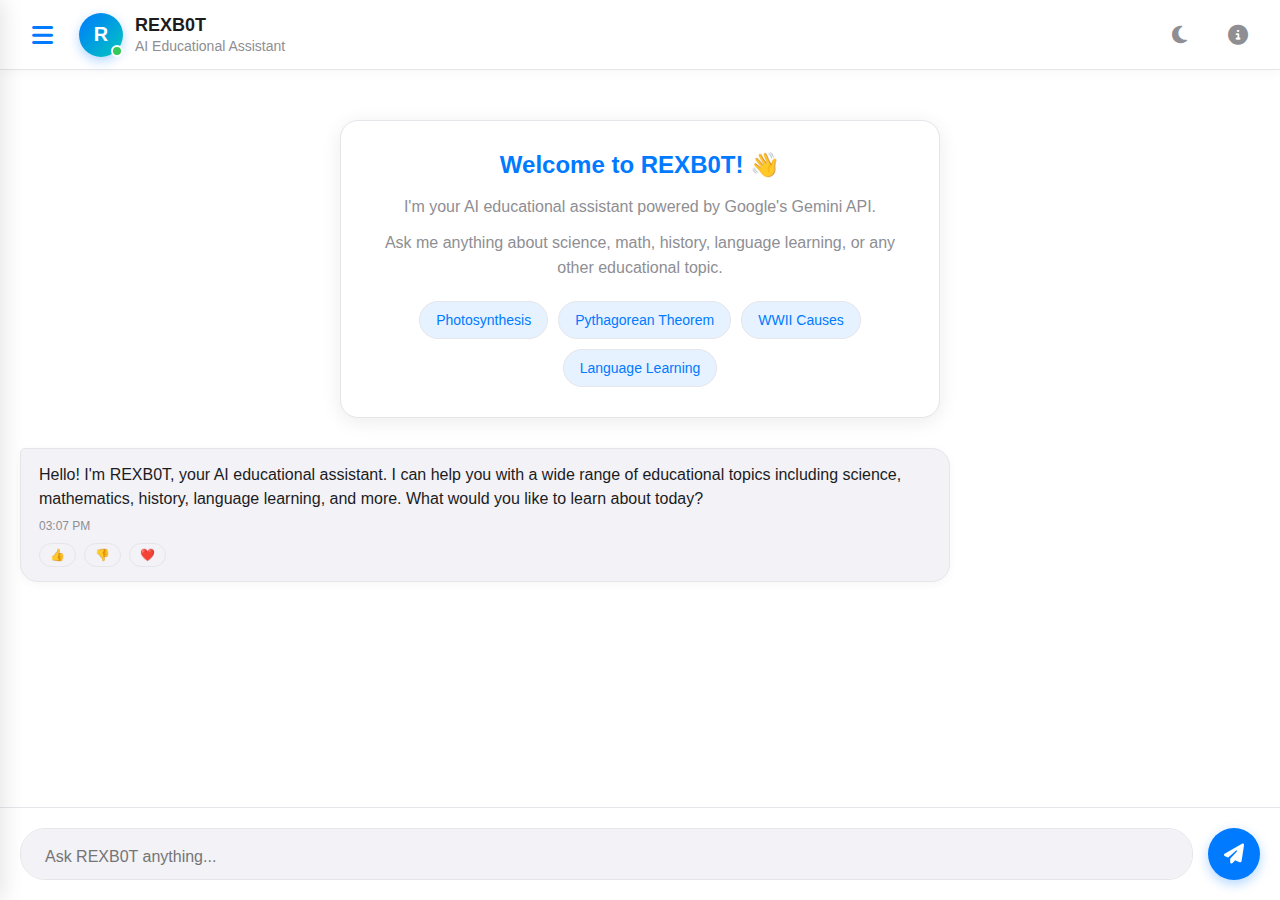
<file: deepseek_html_20251202_c22982.html>
<!DOCTYPE html>
<html lang="en">
<head>
    <meta charset="UTF-8">
    <meta name="viewport" content="width=device-width, initial-scale=1.0">
    <title>REXB0T - AI Educational Assistant</title>
    <link rel="stylesheet" href="https://cdnjs.cloudflare.com/ajax/libs/font-awesome/6.4.0/css/all.min.css">
    <style>
        * {
            margin: 0;
            padding: 0;
            box-sizing: border-box;
            font-family: -apple-system, BlinkMacSystemFont, 'Segoe UI', Roboto, Oxygen, Ubuntu, sans-serif;
            transition: background-color 0.3s, color 0.3s, border-color 0.3s, transform 0.3s;
        }
        
        :root {
            /* Light Theme Variables */
            --primary-color: #007AFF;
            --primary-light: #E6F2FF;
            --secondary-color: #5856D6;
            --accent-color: #00C7BE;
            --bot-color: #F2F2F7;
            --user-color: #007AFF;
            --text-dark: #1C1C1E;
            --text-light: #8E8E93;
            --bg-color: #FFFFFF;
            --sidebar-bg: #F2F2F7;
            --chat-bg: #FFFFFF;
            --message-bg: #F2F2F7;
            --input-bg: #F2F2F7;
            --shadow: 0 4px 20px rgba(0, 0, 0, 0.08);
            --shadow-light: 0 2px 10px rgba(0, 0, 0, 0.04);
            --border-radius: 18px;
            --border-radius-sm: 12px;
            --border-color: #E5E5EA;
            --header-gradient: linear-gradient(135deg, #007AFF 0%, #00C7BE 100%);
            --success-color: #34C759;
            --warning-color: #FF9500;
            --error-color: #FF3B30;
        }
        
        /* Dark Theme Variables */
        .dark-theme {
            --primary-color: #0A84FF;
            --primary-light: #1C1C1E;
            --secondary-color: #5E5CE6;
            --accent-color: #64D2FF;
            --bot-color: #2C2C2E;
            --user-color: #0A84FF;
            --text-dark: #FFFFFF;
            --text-light: #98989D;
            --bg-color: #000000;
            --sidebar-bg: #1C1C1E;
            --chat-bg: #000000;
            --message-bg: #2C2C2E;
            --input-bg: #2C2C2E;
            --shadow: 0 4px 20px rgba(0, 0, 0, 0.3);
            --shadow-light: 0 2px 10px rgba(0, 0, 0, 0.2);
            --border-radius: 18px;
            --border-radius-sm: 12px;
            --border-color: #38383A;
            --header-gradient: linear-gradient(135deg, #0A84FF 0%, #5E5CE6 100%);
        }
        
        body {
            background-color: var(--bg-color);
            color: var(--text-dark);
            display: flex;
            height: 100vh;
            overflow: hidden;
            position: relative;
        }
        
        /* Modern Header */
        .chat-header {
            padding: 0 20px;
            background: var(--chat-bg);
            color: var(--text-dark);
            display: flex;
            align-items: center;
            justify-content: space-between;
            height: 70px;
            border-bottom: 1px solid var(--border-color);
            box-shadow: var(--shadow-light);
            z-index: 100;
            position: relative;
        }
        
        .header-left {
            display: flex;
            align-items: center;
            gap: 15px;
        }
        
        .hamburger-btn {
            background: none;
            border: none;
            color: var(--primary-color);
            font-size: 24px;
            cursor: pointer;
            padding: 10px;
            border-radius: 50%;
            display: flex;
            align-items: center;
            justify-content: center;
            transition: all 0.2s ease;
            width: 44px;
            height: 44px;
        }
        
        .hamburger-btn:hover {
            background-color: var(--primary-light);
        }
        
        .bot-info {
            display: flex;
            align-items: center;
            gap: 12px;
        }
        
        .bot-avatar {
            width: 44px;
            height: 44px;
            border-radius: 50%;
            background: var(--header-gradient);
            display: flex;
            align-items: center;
            justify-content: center;
            font-weight: 700;
            color: white;
            font-size: 20px;
            box-shadow: 0 4px 12px rgba(0, 122, 255, 0.3);
            position: relative;
        }
        
        .bot-status {
            position: absolute;
            bottom: 0;
            right: 0;
            width: 12px;
            height: 12px;
            background-color: var(--success-color);
            border-radius: 50%;
            border: 2px solid var(--chat-bg);
        }
        
        .bot-details h2 {
            font-size: 18px;
            font-weight: 700;
            margin-bottom: 2px;
        }
        
        .bot-details p {
            font-size: 14px;
            color: var(--text-light);
            font-weight: 400;
        }
        
        .header-right {
            display: flex;
            align-items: center;
            gap: 15px;
        }
        
        .theme-toggle {
            background: none;
            border: none;
            color: var(--text-light);
            font-size: 20px;
            cursor: pointer;
            padding: 10px;
            border-radius: 50%;
            display: flex;
            align-items: center;
            justify-content: center;
            transition: all 0.2s ease;
            width: 44px;
            height: 44px;
        }
        
        .theme-toggle:hover {
            background-color: var(--primary-light);
            color: var(--primary-color);
        }
        
        .header-action {
            background: none;
            border: none;
            color: var(--text-light);
            font-size: 20px;
            cursor: pointer;
            padding: 10px;
            border-radius: 50%;
            display: flex;
            align-items: center;
            justify-content: center;
            transition: all 0.2s ease;
            width: 44px;
            height: 44px;
        }
        
        .header-action:hover {
            background-color: var(--primary-light);
            color: var(--primary-color);
        }
        
        /* Sidebar - Modern Design */
        .sidebar {
            position: fixed;
            left: -320px;
            top: 0;
            width: 320px;
            height: 100%;
            background-color: var(--sidebar-bg);
            z-index: 1000;
            transition: left 0.3s cubic-bezier(0.4, 0, 0.2, 1);
            overflow-y: auto;
            display: flex;
            flex-direction: column;
            box-shadow: 4px 0 20px rgba(0, 0, 0, 0.1);
        }
        
        .sidebar.active {
            left: 0;
        }
        
        .sidebar-header {
            padding: 30px 25px 20px;
            background: var(--header-gradient);
            color: white;
        }
        
        .sidebar-header h2 {
            font-size: 24px;
            font-weight: 700;
            margin-bottom: 5px;
        }
        
        .sidebar-header p {
            font-size: 14px;
            opacity: 0.9;
        }
        
        .sidebar-content {
            padding: 20px 25px;
            flex: 1;
        }
        
        .sidebar-section {
            margin-bottom: 30px;
        }
        
        .sidebar-section h3 {
            font-size: 13px;
            text-transform: uppercase;
            letter-spacing: 1px;
            color: var(--text-light);
            margin-bottom: 15px;
            font-weight: 600;
        }
        
        .sidebar-item {
            display: flex;
            align-items: center;
            padding: 15px;
            margin-bottom: 10px;
            background-color: var(--bg-color);
            border-radius: var(--border-radius-sm);
            cursor: pointer;
            transition: all 0.2s ease;
            border: 1px solid transparent;
        }
        
        .sidebar-item:hover {
            background-color: var(--primary-light);
            border-color: var(--primary-color);
            transform: translateY(-2px);
            box-shadow: var(--shadow-light);
        }
        
        .sidebar-item i {
            font-size: 18px;
            color: var(--primary-color);
            margin-right: 15px;
            width: 24px;
        }
        
        .sidebar-item span {
            font-size: 16px;
            font-weight: 500;
        }
        
        .overlay {
            position: fixed;
            top: 0;
            left: 0;
            width: 100%;
            height: 100%;
            background: rgba(0, 0, 0, 0.5);
            z-index: 999;
            opacity: 0;
            visibility: hidden;
            transition: opacity 0.3s ease, visibility 0.3s ease;
            backdrop-filter: blur(3px);
        }
        
        .overlay.active {
            opacity: 1;
            visibility: visible;
        }
        
        /* Main Chat Container */
        .chat-container {
            flex: 1;
            display: flex;
            flex-direction: column;
            height: 100%;
            background-color: var(--chat-bg);
            position: relative;
            overflow: hidden;
        }
        
        /* Messages Area */
        .messages-container {
            flex: 1;
            overflow-y: auto;
            padding: 20px;
            display: flex;
            flex-direction: column;
            background-color: var(--bg-color);
            position: relative;
        }
        
        .message {
            max-width: 75%;
            margin-bottom: 16px;
            position: relative;
            animation: fadeIn 0.3s ease;
            line-height: 1.5;
            word-wrap: break-word;
            display: flex;
            align-items: flex-start;
        }
        
        @keyframes fadeIn {
            from { opacity: 0; transform: translateY(10px); }
            to { opacity: 1; transform: translateY(0); }
        }
        
        .bot-message {
            align-self: flex-start;
        }
        
        .user-message {
            align-self: flex-end;
        }
        
        .message-content {
            padding: 14px 18px;
            border-radius: var(--border-radius);
            position: relative;
            box-shadow: var(--shadow-light);
            max-width: 100%;
        }
        
        .bot-message .message-content {
            background-color: var(--message-bg);
            color: var(--text-dark);
            border-top-left-radius: 5px;
            border: 1px solid var(--border-color);
        }
        
        .user-message .message-content {
            background-color: var(--user-color);
            color: white;
            border-top-right-radius: 5px;
        }
        
        .message-time {
            font-size: 12px;
            color: var(--text-light);
            margin-top: 6px;
            display: block;
        }
        
        .user-message .message-time {
            text-align: right;
            color: rgba(255, 255, 255, 0.8);
        }
        
        .welcome-message {
            text-align: center;
            margin: 30px auto;
            padding: 30px;
            background-color: var(--bg-color);
            border-radius: var(--border-radius);
            box-shadow: var(--shadow);
            max-width: 600px;
            border: 1px solid var(--border-color);
        }
        
        .welcome-message h3 {
            color: var(--primary-color);
            margin-bottom: 15px;
            font-size: 24px;
            font-weight: 700;
        }
        
        .welcome-message p {
            color: var(--text-light);
            margin-bottom: 10px;
            font-size: 16px;
            line-height: 1.6;
        }
        
        .quick-questions {
            display: flex;
            flex-wrap: wrap;
            gap: 10px;
            margin-top: 20px;
            justify-content: center;
        }
        
        .quick-question {
            padding: 10px 16px;
            background-color: var(--primary-light);
            border: 1px solid var(--border-color);
            border-radius: 20px;
            font-size: 14px;
            cursor: pointer;
            transition: all 0.2s ease;
            color: var(--primary-color);
            font-weight: 500;
        }
        
        .quick-question:hover {
            background-color: var(--primary-color);
            color: white;
            border-color: var(--primary-color);
            transform: translateY(-2px);
        }
        
        /* Input Area */
        .input-container {
            padding: 20px;
            background-color: var(--chat-bg);
            border-top: 1px solid var(--border-color);
            display: flex;
            align-items: center;
            gap: 15px;
        }
        
        .message-input {
            flex: 1;
            padding: 16px 24px;
            border: 1px solid var(--border-color);
            border-radius: 25px;
            font-size: 16px;
            outline: none;
            transition: all 0.3s;
            background-color: var(--input-bg);
            color: var(--text-dark);
            resize: none;
            height: 52px;
            max-height: 120px;
            line-height: 1.5;
        }
        
        .message-input:focus {
            border-color: var(--primary-color);
            box-shadow: 0 0 0 3px rgba(0, 122, 255, 0.1);
        }
        
        .send-btn {
            background-color: var(--primary-color);
            color: white;
            border: none;
            width: 52px;
            height: 52px;
            border-radius: 50%;
            cursor: pointer;
            font-size: 20px;
            display: flex;
            align-items: center;
            justify-content: center;
            transition: all 0.2s ease;
            box-shadow: 0 4px 12px rgba(0, 122, 255, 0.3);
        }
        
        .send-btn:hover {
            background-color: var(--secondary-color);
            transform: scale(1.05);
        }
        
        .send-btn:disabled {
            background-color: var(--text-light);
            cursor: not-allowed;
            transform: none;
            box-shadow: none;
        }
        
        /* Typing indicator */
        .typing-indicator {
            display: flex;
            align-items: center;
            padding: 16px 20px;
            background-color: var(--message-bg);
            border-radius: var(--border-radius);
            width: fit-content;
            margin-bottom: 16px;
            align-self: flex-start;
            border: 1px solid var(--border-color);
        }
        
        .typing-dot {
            width: 8px;
            height: 8px;
            border-radius: 50%;
            background-color: var(--text-light);
            margin: 0 4px;
            animation: typingAnimation 1.4s infinite ease-in-out;
        }
        
        .typing-dot:nth-child(1) { animation-delay: -0.32s; }
        .typing-dot:nth-child(2) { animation-delay: -0.16s; }
        
        @keyframes typingAnimation {
            0%, 80%, 100% { transform: translateY(0); }
            40% { transform: translateY(-8px); }
        }
        
        .typing-text {
            font-size: 14px;
            color: var(--text-light);
            margin-right: 12px;
        }
        
        /* Educational Features */
        .educational-tips {
            background-color: var(--primary-light);
            border-left: 4px solid var(--primary-color);
            padding: 20px;
            margin-top: 30px;
            border-radius: var(--border-radius-sm);
            border: 1px solid var(--border-color);
        }
        
        .educational-tips h4 {
            color: var(--primary-color);
            margin-bottom: 10px;
            font-size: 16px;
            font-weight: 600;
            display: flex;
            align-items: center;
            gap: 8px;
        }
        
        .educational-tips p {
            font-size: 14px;
            color: var(--text-light);
            line-height: 1.6;
        }
        
        /* Message Reactions */
        .message-reactions {
            display: flex;
            gap: 8px;
            margin-top: 8px;
        }
        
        .reaction-btn {
            background: none;
            border: 1px solid var(--border-color);
            border-radius: 12px;
            padding: 4px 10px;
            font-size: 12px;
            color: var(--text-light);
            cursor: pointer;
            transition: all 0.2s ease;
        }
        
        .reaction-btn:hover {
            background-color: var(--primary-light);
            color: var(--primary-color);
            border-color: var(--primary-color);
        }
        
        /* Responsive Design */
        @media (max-width: 768px) {
            .sidebar {
                width: 100%;
                left: -100%;
            }
            
            .chat-header {
                padding: 0 15px;
                height: 60px;
            }
            
            .hamburger-btn, .theme-toggle, .header-action {
                width: 40px;
                height: 40px;
            }
            
            .bot-avatar {
                width: 40px;
                height: 40px;
                font-size: 18px;
            }
            
            .bot-details h2 {
                font-size: 16px;
            }
            
            .bot-details p {
                font-size: 12px;
            }
            
            .message {
                max-width: 90%;
            }
            
            .welcome-message {
                padding: 20px;
                margin: 20px 15px;
            }
            
            .welcome-message h3 {
                font-size: 20px;
            }
            
            .input-container {
                padding: 15px;
            }
            
            .message-input {
                padding: 14px 20px;
                height: 48px;
            }
            
            .send-btn {
                width: 48px;
                height: 48px;
            }
        }
        
        /* Scrollbar Styling */
        ::-webkit-scrollbar {
            width: 6px;
        }
        
        ::-webkit-scrollbar-track {
            background: transparent;
        }
        
        ::-webkit-scrollbar-thumb {
            background: var(--text-light);
            border-radius: 3px;
        }
        
        ::-webkit-scrollbar-thumb:hover {
            background: var(--primary-color);
        }
        
        /* Animations */
        @keyframes slideIn {
            from { transform: translateX(-20px); opacity: 0; }
            to { transform: translateX(0); opacity: 1; }
        }
        
        .sidebar.active .sidebar-item {
            animation: slideIn 0.3s ease forwards;
        }
        
        .sidebar-item:nth-child(1) { animation-delay: 0.1s; }
        .sidebar-item:nth-child(2) { animation-delay: 0.15s; }
        .sidebar-item:nth-child(3) { animation-delay: 0.2s; }
        .sidebar-item:nth-child(4) { animation-delay: 0.25s; }
        .sidebar-item:nth-child(5) { animation-delay: 0.3s; }
        .sidebar-item:nth-child(6) { animation-delay: 0.35s; }
        
        /* Loading dots for thinking */
        .thinking-dots {
            display: inline-block;
        }
        
        .thinking-dots span {
            animation: blink 1.4s infinite both;
            display: inline-block;
        }
        
        .thinking-dots span:nth-child(2) {
            animation-delay: 0.2s;
        }
        
        .thinking-dots span:nth-child(3) {
            animation-delay: 0.4s;
        }
        
        @keyframes blink {
            0%, 80%, 100% { opacity: 0.2; }
            40% { opacity: 1; }
        }
    </style>
</head>
<body>
    <!-- Main Chat Container -->
    <main class="chat-container">
        <!-- Modern Chat Header -->
        <header class="chat-header">
            <div class="header-left">
                <button class="hamburger-btn" id="hamburgerBtn">
                    <i class="fas fa-bars"></i>
                </button>
                
                <div class="bot-info">
                    <div class="bot-avatar">
                        R
                        <div class="bot-status"></div>
                    </div>
                    <div class="bot-details">
                        <h2>REXB0T</h2>
                        <p>AI Educational Assistant</p>
                    </div>
                </div>
            </div>
            
            <div class="header-right">
                <button class="theme-toggle" id="themeToggle">
                    <i class="fas fa-moon"></i>
                </button>
                <button class="header-action" id="infoBtn">
                    <i class="fas fa-info-circle"></i>
                </button>
            </div>
        </header>
        
        <!-- Messages Container -->
        <div class="messages-container" id="messagesContainer">
            <!-- Welcome message -->
            <div class="welcome-message">
                <h3>Welcome to REXB0T! 👋</h3>
                <p>I'm your AI educational assistant powered by Google's Gemini API.</p>
                <p>Ask me anything about science, math, history, language learning, or any other educational topic.</p>
                
                <div class="quick-questions">
                    <div class="quick-question" data-question="Explain photosynthesis">Photosynthesis</div>
                    <div class="quick-question" data-question="What is the Pythagorean theorem?">Pythagorean Theorem</div>
                    <div class="quick-question" data-question="Explain World War II causes">WWII Causes</div>
                    <div class="quick-question" data-question="How to learn a new language">Language Learning</div>
                </div>
            </div>
            
            <!-- Messages will be dynamically added here -->
        </div>
        
        <!-- Input Area -->
        <div class="input-container">
            <textarea class="message-input" id="messageInput" placeholder="Ask REXB0T anything..." rows="1" autocomplete="off"></textarea>
            <button class="send-btn" id="sendBtn">
                <i class="fas fa-paper-plane"></i>
            </button>
        </div>
    </main>
    
    <!-- Overlay for closing sidebar -->
    <div class="overlay" id="overlay"></div>
    
    <!-- Sidebar for other methods -->
    <aside class="sidebar" id="sidebar">
        <div class="sidebar-header">
            <h2>Educational Tools</h2>
            <p>Explore learning resources</p>
        </div>
        
        <div class="sidebar-content">
            <div class="sidebar-section">
                <h3>Topics</h3>
                <div class="sidebar-item" id="scienceBtn">
                    <i class="fas fa-atom"></i>
                    <span>Science Topics</span>
                </div>
                
                <div class="sidebar-item" id="mathBtn">
                    <i class="fas fa-calculator"></i>
                    <span>Mathematics Help</span>
                </div>
                
                <div class="sidebar-item" id="historyBtn">
                    <i class="fas fa-landmark"></i>
                    <span>History & Culture</span>
                </div>
                
                <div class="sidebar-item" id="languageBtn">
                    <i class="fas fa-language"></i>
                    <span>Language Learning</span>
                </div>
            </div>
            
            <div class="sidebar-section">
                <h3>Quick Actions</h3>
                <div class="sidebar-item" id="examplesBtn">
                    <i class="fas fa-lightbulb"></i>
                    <span>Example Questions</span>
                </div>
                
                <div class="sidebar-item" id="clearChatBtn">
                    <i class="fas fa-trash-alt"></i>
                    <span>Clear Chat</span>
                </div>
                
                <div class="sidebar-item" id="saveChatBtn">
                    <i class="fas fa-download"></i>
                    <span>Save Conversation</span>
                </div>
            </div>
            
            <div class="educational-tips">
                <h4><i class="fas fa-info-circle"></i> How to use REXB0T</h4>
                <p>Ask questions about any educational topic. REXB0T can help explain concepts, solve problems, and provide learning resources.</p>
            </div>
        </div>
    </aside>

    <script>
        // DOM Elements
        const hamburgerBtn = document.getElementById('hamburgerBtn');
        const sidebar = document.getElementById('sidebar');
        const overlay = document.getElementById('overlay');
        const themeToggle = document.getElementById('themeToggle');
        const infoBtn = document.getElementById('infoBtn');
        const messagesContainer = document.getElementById('messagesContainer');
        const messageInput = document.getElementById('messageInput');
        const sendBtn = document.getElementById('sendBtn');
        
        // Sidebar method buttons
        const clearChatBtn = document.getElementById('clearChatBtn');
        const saveChatBtn = document.getElementById('saveChatBtn');
        const scienceBtn = document.getElementById('scienceBtn');
        const mathBtn = document.getElementById('mathBtn');
        const historyBtn = document.getElementById('historyBtn');
        const languageBtn = document.getElementById('languageBtn');
        const examplesBtn = document.getElementById('examplesBtn');
        
        // API Configuration
        const API_KEY = 'AIzaSyBpqNW7M2JREsdeFbn6Ek3eVZk6QXB5SXE';
        const API_URL = 'https://generativelanguage.googleapis.com/v1beta/models/gemini-2.0-flash:generateContent';
        
        // Initialize chat history
        let chatHistory = [
            {
                role: "bot",
                content: "Hello! I'm REXB0T, your AI educational assistant. I can help you with a wide range of educational topics including science, mathematics, history, language learning, and more. What would you like to learn about today?"
            }
        ];
        
        // Check for saved theme preference
        let isDarkTheme = localStorage.getItem('theme') === 'dark';
        
        // Auto-resize textarea
        messageInput.addEventListener('input', function() {
            this.style.height = 'auto';
            this.style.height = (this.scrollHeight > 120 ? 120 : this.scrollHeight) + 'px';
        });
        
        // Apply theme on page load
        function applyTheme() {
            if (isDarkTheme) {
                document.body.classList.add('dark-theme');
                themeToggle.innerHTML = '<i class="fas fa-sun"></i>';
            } else {
                document.body.classList.remove('dark-theme');
                themeToggle.innerHTML = '<i class="fas fa-moon"></i>';
            }
        }
        
        // Toggle theme
        function toggleTheme() {
            isDarkTheme = !isDarkTheme;
            localStorage.setItem('theme', isDarkTheme ? 'dark' : 'light');
            applyTheme();
        }
        
        // Initialize the chat with the welcome message
        function initializeChat() {
            displayMessage(chatHistory[0].content, "bot");
        }
        
        // Display a message in the chat
        function displayMessage(content, sender) {
            const messageDiv = document.createElement('div');
            messageDiv.className = `message ${sender}-message`;
            
            const currentTime = new Date().toLocaleTimeString([], { hour: '2-digit', minute: '2-digit' });
            
            // User message
            if (sender === 'user') {
                messageDiv.innerHTML = `
                    <div class="message-content">
                        ${formatMessage(content)}
                        <span class="message-time">${currentTime}</span>
                        <div class="message-reactions">
                            <button class="reaction-btn" onclick="addReaction(this, '👍')">👍</button>
                            <button class="reaction-btn" onclick="addReaction(this, '👎')">👎</button>
                            <button class="reaction-btn" onclick="addReaction(this, '😊')">😊</button>
                        </div>
                    </div>
                `;
            } 
            // Bot message
            else {
                messageDiv.innerHTML = `
                    <div class="message-content">
                        ${formatMessage(content)}
                        <span class="message-time">${currentTime}</span>
                        <div class="message-reactions">
                            <button class="reaction-btn" onclick="addReaction(this, '👍')">👍</button>
                            <button class="reaction-btn" onclick="addReaction(this, '👎')">👎</button>
                            <button class="reaction-btn" onclick="addReaction(this, '❤️')">❤️</button>
                        </div>
                    </div>
                `;
            }
            
            messagesContainer.appendChild(messageDiv);
            messagesContainer.scrollTop = messagesContainer.scrollHeight;
        }
        
        // Add reaction to message
        function addReaction(button, emoji) {
            button.innerHTML = emoji;
            button.style.backgroundColor = 'var(--primary-light)';
            button.style.color = 'var(--primary-color)';
            button.style.borderColor = 'var(--primary-color)';
        }
        
        // Format message with line breaks
        function formatMessage(text) {
            // Convert markdown-like formatting
            let formattedText = text
                .replace(/\*\*(.*?)\*\*/g, '<strong>$1</strong>')
                .replace(/\*(.*?)\*/g, '<em>$1</em>')
                .replace(/\n/g, '<br>')
                .replace(/`(.*?)`/g, '<code>$1</code>');
            
            return formattedText;
        }
        
        // Show typing indicator
        function showTypingIndicator() {
            const typingDiv = document.createElement('div');
            typingDiv.className = 'typing-indicator';
            typingDiv.id = 'typingIndicator';
            typingDiv.innerHTML = `
                <div class="typing-text">REXB0T is thinking<span class="thinking-dots"><span>.</span><span>.</span><span>.</span></span></div>
                <div class="typing-dot"></div>
                <div class="typing-dot"></div>
                <div class="typing-dot"></div>
            `;
            messagesContainer.appendChild(typingDiv);
            messagesContainer.scrollTop = messagesContainer.scrollHeight;
        }
        
        // Hide typing indicator
        function hideTypingIndicator() {
            const typingIndicator = document.getElementById('typingIndicator');
            if (typingIndicator) {
                typingIndicator.remove();
            }
        }
        
        // Send message to API
        async function sendMessageToAPI(message) {
            try {
                const response = await fetch(`${API_URL}?key=${API_KEY}`, {
                    method: 'POST',
                    headers: {
                        'Content-Type': 'application/json',
                    },
                    body: JSON.stringify({
                        contents: [
                            {
                                parts: [
                                    {
                                        text: message
                                    }
                                ]
                            }
                        ]
                    })
                });
                
                if (!response.ok) {
                    throw new Error(`API Error: ${response.status}`);
                }
                
                const data = await response.json();
                
                if (data.candidates && data.candidates[0].content.parts[0].text) {
                    return data.candidates[0].content.parts[0].text;
                } else {
                    throw new Error('Invalid response format from API');
                }
            } catch (error) {
                console.error('Error calling Gemini API:', error);
                return `I apologize, but I'm having trouble accessing the educational resources right now. Please try again in a moment. Error: ${error.message}`;
            }
        }
        
        // Handle sending a message
        async function handleSendMessage() {
            const message = messageInput.value.trim();
            
            if (!message) return;
            
            // Add user message to chat
            displayMessage(message, 'user');
            chatHistory.push({ role: "user", content: message });
            
            // Clear input and reset height
            messageInput.value = '';
            messageInput.style.height = '52px';
            
            // Show typing indicator
            showTypingIndicator();
            
            // Disable send button while waiting for response
            sendBtn.disabled = true;
            
            try {
                // Send to API and get response
                const botResponse = await sendMessageToAPI(message);
                
                // Remove typing indicator
                hideTypingIndicator();
                
                // Add bot response to chat
                displayMessage(botResponse, 'bot');
                chatHistory.push({ role: "bot", content: botResponse });
            } catch (error) {
                hideTypingIndicator();
                displayMessage("I'm sorry, I encountered an error while processing your request. Please try again.", 'bot');
                chatHistory.push({ role: "bot", content: "Error occurred" });
            }
            
            // Re-enable send button
            sendBtn.disabled = false;
            messageInput.focus();
        }
        
        // Add example questions from sidebar
        function addExampleQuestion(question) {
            messageInput.value = question;
            messageInput.focus();
            messageInput.dispatchEvent(new Event('input'));
        }
        
        // Clear the chat
        function clearChat() {
            if (!confirm('Are you sure you want to clear the chat?')) return;
            
            // Clear the messages container except for the welcome message
            messagesContainer.innerHTML = `
                <div class="welcome-message">
                    <h3>Welcome to REXB0T! 👋</h3>
                    <p>I'm your AI educational assistant powered by Google's Gemini API.</p>
                    <p>Ask me anything about science, math, history, language learning, or any other educational topic.</p>
                    
                    <div class="quick-questions">
                        <div class="quick-question" data-question="Explain photosynthesis">Photosynthesis</div>
                        <div class="quick-question" data-question="What is the Pythagorean theorem?">Pythagorean Theorem</div>
                        <div class="quick-question" data-question="Explain World War II causes">WWII Causes</div>
                        <div class="quick-question" data-question="How to learn a new language">Language Learning</div>
                    </div>
                </div>
            `;
            
            // Reset chat history to initial state
            chatHistory = [
                {
                    role: "bot",
                    content: "Hello! I'm REXB0T, your AI educational assistant. I can help you with a wide range of educational topics including science, mathematics, history, language learning, and more. What would you like to learn about today?"
                }
            ];
            
            // Re-attach quick question event listeners
            attachQuickQuestionListeners();
            
            sidebar.classList.remove('active');
            overlay.classList.remove('active');
        }
        
        // Save chat to localStorage
        function saveChat() {
            try {
                const chatData = {
                    history: chatHistory,
                    timestamp: new Date().toISOString()
                };
                localStorage.setItem('rexbot_chat', JSON.stringify(chatData));
                
                // Show temporary notification
                showNotification('Conversation saved successfully!');
            } catch (error) {
                showNotification('Failed to save conversation. Please try again.', 'error');
            }
            
            sidebar.classList.remove('active');
            overlay.classList.remove('active');
        }
        
        // Show notification
        function showNotification(message, type = 'success') {
            const notification = document.createElement('div');
            notification.style.cssText = `
                position: fixed;
                top: 20px;
                right: 20px;
                padding: 15px 20px;
                background: ${type === 'error' ? 'var(--error-color)' : 'var(--success-color)'};
                color: white;
                border-radius: 10px;
                box-shadow: var(--shadow);
                z-index: 2000;
                font-weight: 500;
                animation: slideIn 0.3s ease;
            `;
            notification.textContent = message;
            document.body.appendChild(notification);
            
            setTimeout(() => {
                notification.style.animation = 'slideIn 0.3s ease reverse';
                setTimeout(() => notification.remove(), 300);
            }, 3000);
        }
        
        // Attach quick question event listeners
        function attachQuickQuestionListeners() {
            const quickQuestions = document.querySelectorAll('.quick-question');
            quickQuestions.forEach(question => {
                question.addEventListener('click', () => {
                    const questionText = question.getAttribute('data-question');
                    addExampleQuestion(questionText);
                });
            });
        }
        
        // Event Listeners
        hamburgerBtn.addEventListener('click', () => {
            sidebar.classList.add('active');
            overlay.classList.add('active');
        });
        
        overlay.addEventListener('click', () => {
            sidebar.classList.remove('active');
            overlay.classList.remove('active');
        });
        
        themeToggle.addEventListener('click', toggleTheme);
        
        infoBtn.addEventListener('click', () => {
            addExampleQuestion("What can you help me with?");
        });
        
        // Send message on button click
        sendBtn.addEventListener('click', handleSendMessage);
        
        // Send message on Enter key (but allow Shift+Enter for new line)
        messageInput.addEventListener('keydown', (e) => {
            if (e.key === 'Enter' && !e.shiftKey) {
                e.preventDefault();
                handleSendMessage();
            }
        });
        
        // Clear chat button
        clearChatBtn.addEventListener('click', clearChat);
        
        // Save chat button
        saveChatBtn.addEventListener('click', saveChat);
        
        // Sidebar educational topic buttons
        scienceBtn.addEventListener('click', () => {
            addExampleQuestion("Explain the process of photosynthesis in plants.");
            sidebar.classList.remove('active');
            overlay.classList.remove('active');
        });
        
        mathBtn.addEventListener('click', () => {
            addExampleQuestion("What is the Pythagorean theorem and how is it used?");
            sidebar.classList.remove('active');
            overlay.classList.remove('active');
        });
        
        historyBtn.addEventListener('click', () => {
            addExampleQuestion("What were the main causes of World War II?");
            sidebar.classList.remove('active');
            overlay.classList.remove('active');
        });
        
        languageBtn.addEventListener('click', () => {
            addExampleQuestion("What are some effective strategies for learning a new language?");
            sidebar.classList.remove('active');
            overlay.classList.remove('active');
        });
        
        examplesBtn.addEventListener('click', () => {
            // Add multiple example questions
            const examples = [
                "Explain the theory of relativity in simple terms.",
                "How do I solve quadratic equations?",
                "What was the impact of the Industrial Revolution?",
                "What are the different parts of a cell and their functions?"
            ];
            
            const randomExample = examples[Math.floor(Math.random() * examples.length)];
            addExampleQuestion(randomExample);
            sidebar.classList.remove('active');
            overlay.classList.remove('active');
        });
        
        // Apply saved theme on page load
        applyTheme();
        
        // Load saved chat if exists
        window.addEventListener('DOMContentLoaded', () => {
            initializeChat();
            attachQuickQuestionListeners();
            
            // Check for saved chat
            if (localStorage.getItem('rexbot_chat')) {
                setTimeout(() => {
                    if (confirm('Would you like to load your previous conversation?')) {
                        loadChat();
                    }
                }, 500);
            }
        });
        
        // Load chat from localStorage
        function loadChat() {
            try {
                const savedChat = localStorage.getItem('rexbot_chat');
                if (savedChat) {
                    const chatData = JSON.parse(savedChat);
                    chatHistory = chatData.history;
                    
                    // Clear and reload chat UI
                    messagesContainer.innerHTML = '';
                    
                    // Display all messages from history
                    for (let i = 0; i < chatHistory.length; i++) {
                        const message = chatHistory[i];
                        displayMessage(message.content, message.role);
                    }
                    
                    showNotification('Previous conversation loaded successfully!');
                }
            } catch (error) {
                showNotification('Failed to load conversation. Please try again.', 'error');
            }
        }
    </script>
</body>
</html>
</file>
<file: style.css>
* {
    margin: 0;
    padding: 0;
    box-sizing: border-box;
}

:root {
    --primary-color: #3498db;
    --secondary-color: #2c3e50;
    --accent-color: #2ecc71;
    --user-color: #3498db;
    --bot-color: #2ecc71;
    --warning-color: #e74c3c;
    --light-bg: #f5f7fa;
    --dark-bg: #1a1a2e;
    --card-bg: #ffffff;
    --text-primary: #2c3e50;
    --text-secondary: #7f8c8d;
    --border-color: #e1e8ed;
    --shadow: 0 4px 15px rgba(0, 0, 0, 0.1);
    --transition: all 0.3s ease;
}

body.dark-theme {
    --light-bg: #1a1a2e;
    --card-bg: #16213e;
    --text-primary: #ffffff;
    --text-secondary: #bdc3c7;
    --border-color: #2c3e50;
    --shadow: 0 4px 15px rgba(0, 0, 0, 0.3);
}

body {
    font-family: 'Poppins', sans-serif;
    background: var(--light-bg);
    min-height: 100vh;
    color: var(--text-primary);
    transition: var(--transition);
}

.container {
    max-width: 1600px;
    margin: 0 auto;
    padding: 20px;
    position: relative;
}

/* Hamburger Menu */
.hamburger-menu {
    position: fixed;
    top: 20px;
    left: 20px;
    z-index: 1001;
    background: var(--primary-color);
    color: white;
    width: 50px;
    height: 50px;
    border-radius: 50%;
    display: none;
    align-items: center;
    justify-content: center;
    cursor: pointer;
    box-shadow: var(--shadow);
    transition: var(--transition);
}

.hamburger-menu:hover {
    transform: scale(1.1);
}

/* Header Styles */
header {
    text-align: center;
    margin-bottom: 30px;
    padding: 30px;
    background: linear-gradient(135deg, var(--primary-color) 0%, var(--secondary-color) 100%);
    color: white;
    border-radius: 20px;
    box-shadow: var(--shadow);
    position: relative;
    overflow: hidden;
}

header::before {
    content: '';
    position: absolute;
    top: 0;
    left: 0;
    right: 0;
    height: 5px;
    background: linear-gradient(90deg, #3498db, #2ecc71, #3498db);
    background-size: 200% 100%;
    animation: gradientMove 3s linear infinite;
}

@keyframes gradientMove {
    0% { background-position: 0% 0%; }
    100% { background-position: 200% 0%; }
}

.logo {
    display: flex;
    align-items: center;
    justify-content: center;
    gap: 20px;
    margin-bottom: 10px;
}

.logo i {
    font-size: 3rem;
    color: #4fc3f7;
    animation: float 3s ease-in-out infinite;
}

@keyframes float {
    0%, 100% { transform: translateY(0); }
    50% { transform: translateY(-10px); }
}

.logo h1 {
    font-family: 'Roboto Slab', serif;
    font-size: 3rem;
    font-weight: 700;
    background: linear-gradient(45deg, #fff, #4fc3f7);
    -webkit-background-clip: text;
    -webkit-text-fill-color: transparent;
}

.subtitle {
    font-size: 1.2rem;
    opacity: 0.9;
    margin-top: 10px;
    font-weight: 300;
}

/* Main Content Layout */
.main-content {
    display: flex;
    gap: 30px;
    margin-bottom: 40px;
    position: relative;
}

/* Sidebar Overlay */
.sidebar-overlay {
    display: none;
    position: fixed;
    top: 0;
    left: 0;
    right: 0;
    bottom: 0;
    background: rgba(0, 0, 0, 0.5);
    z-index: 999;
    backdrop-filter: blur(3px);
}

/* Sidebar Styles */
.sidebar {
    width: 320px;
    flex-shrink: 0;
    background: var(--card-bg);
    border-radius: 20px;
    box-shadow: var(--shadow);
    overflow: hidden;
    transition: var(--transition);
    position: relative;
    z-index: 1000;
}

.sidebar-header {
    padding: 20px;
    background: linear-gradient(135deg, var(--secondary-color) 0%, #34495e 100%);
    color: white;
    display: flex;
    justify-content: space-between;
    align-items: center;
    border-bottom: 1px solid rgba(255, 255, 255, 0.1);
}

.sidebar-header h3 {
    display: flex;
    align-items: center;
    gap: 10px;
    font-size: 1.2rem;
}

.close-sidebar {
    background: none;
    border: none;
    color: white;
    font-size: 1.5rem;
    cursor: pointer;
    display: none;
    transition: var(--transition);
}

.close-sidebar:hover {
    transform: rotate(90deg);
}

/* User Profile Section */
.user-profile {
    padding: 25px 20px;
    border-bottom: 1px solid var(--border-color);
    background: linear-gradient(135deg, #f8f9fa 0%, #e9ecef 100%);
}

body.dark-theme .user-profile {
    background: linear-gradient(135deg, #2c3e50 0%, #34495e 100%);
}

.profile-header {
    display: flex;
    align-items: center;
    gap: 15px;
    margin-bottom: 20px;
}

.profile-avatar {
    width: 60px;
    height: 60px;
    border-radius: 50%;
    background: linear-gradient(135deg, var(--primary-color) 0%, #2980b9 100%);
    display: flex;
    align-items: center;
    justify-content: center;
    font-size: 1.8rem;
    color: white;
    box-shadow: 0 4px 10px rgba(52, 152, 219, 0.3);
}

.profile-info h4 {
    font-size: 1.3rem;
    margin-bottom: 5px;
    color: var(--text-primary);
}

.profile-status {
    font-size: 0.9rem;
    color: var(--accent-color);
    display: flex;
    align-items: center;
    gap: 5px;
}

.profile-status::before {
    content: '';
    width: 8px;
    height: 8px;
    background: var(--accent-color);
    border-radius: 50%;
    display: inline-block;
    animation: pulse 2s infinite;
}

@keyframes pulse {
    0%, 100% { opacity: 1; }
    50% { opacity: 0.5; }
}

.profile-stats {
    display: grid;
    grid-template-columns: 1fr 1fr;
    gap: 15px;
    margin-top: 20px;
}

.stat {
    background: rgba(255, 255, 255, 0.8);
    padding: 12px;
    border-radius: 10px;
    display: flex;
    align-items: center;
    gap: 10px;
    font-size: 0.9rem;
}

body.dark-theme .stat {
    background: rgba(255, 255, 255, 0.1);
}

.stat i {
    color: var(--primary-color);
    font-size: 1.2rem;
}

.stat strong {
    color: var(--secondary-color);
    font-size: 1.1rem;
}

/* Bot Info Section */
.bot-info {
    padding: 25px 20px;
    border-bottom: 1px solid var(--border-color);
    background: linear-gradient(135deg, #e8f5e9 0%, #c8e6c9 100%);
}

body.dark-theme .bot-info {
    background: linear-gradient(135deg, #1b5e20 0%, #2e7d32 100%);
}

.bot-header {
    display: flex;
    align-items: center;
    gap: 15px;
    margin-bottom: 15px;
}

.bot-avatar {
    width: 60px;
    height: 60px;
    border-radius: 50%;
    background: linear-gradient(135deg, var(--accent-color) 0%, #27ae60 100%);
    display: flex;
    align-items: center;
    justify-content: center;
    font-size: 1.8rem;
    color: white;
    box-shadow: 0 4px 10px rgba(46, 204, 113, 0.3);
}

.bot-info-text h4 {
    font-size: 1.3rem;
    margin-bottom: 5px;
    color: var(--text-primary);
}

.bot-status {
    font-size: 0.9rem;
    color: var(--accent-color);
}

.bot-details {
    margin-top: 15px;
}

.bot-details p {
    display: flex;
    align-items: center;
    gap: 10px;
    margin-bottom: 8px;
    font-size: 0.9rem;
    color: var(--text-secondary);
}

.bot-details i {
    color: var(--accent-color);
    width: 20px;
}

/* Other Sidebar Sections */
.sidebar-section {
    padding: 20px;
    border-bottom: 1px solid var(--border-color);
}

.sidebar-section:last-child {
    border-bottom: none;
}

.sidebar-section h3 {
    color: var(--text-primary);
    margin-bottom: 20px;
    font-size: 1.1rem;
    display: flex;
    align-items: center;
    gap: 10px;
    padding-bottom: 10px;
    border-bottom: 2px solid var(--border-color);
}

.prompt-buttons {
    display: grid;
    grid-template-columns: 1fr;
    gap: 12px;
}

.prompt-btn {
    background: var(--card-bg);
    border: 2px solid var(--border-color);
    border-radius: 12px;
    padding: 15px;
    text-align: left;
    cursor: pointer;
    transition: var(--transition);
    font-family: 'Poppins', sans-serif;
    font-size: 0.95rem;
    color: var(--text-primary);
    display: flex;
    align-items: center;
    gap: 12px;
}

.prompt-btn:hover {
    background: var(--primary-color);
    color: white;
    transform: translateX(5px);
    border-color: var(--primary-color);
    box-shadow: 0 5px 15px rgba(52, 152, 219, 0.2);
}

.prompt-btn i {
    font-size: 1.2rem;
    width: 24px;
}

.mode-selector select {
    width: 100%;
    padding: 15px;
    border-radius: 12px;
    border: 2px solid var(--border-color);
    background: var(--card-bg);
    font-family: 'Poppins', sans-serif;
    font-size: 1rem;
    color: var(--text-primary);
    cursor: pointer;
    transition: var(--transition);
    appearance: none;
    background-image: url("data:image/svg+xml;charset=UTF-8,%3csvg xmlns='http://www.w3.org/2000/svg' viewBox='0 0 24 24' fill='none' stroke='currentColor' stroke-width='2' stroke-linecap='round' stroke-linejoin='round'%3e%3cpolyline points='6 9 12 15 18 9'%3e%3c/polyline%3e%3c/svg%3e");
    background-repeat: no-repeat;
    background-position: right 15px center;
    background-size: 16px;
}

.mode-selector select:focus {
    outline: none;
    border-color: var(--primary-color);
    box-shadow: 0 0 0 3px rgba(52, 152, 219, 0.1);
}

.mode-description {
    margin-top: 15px;
    padding: 12px;
    background: rgba(52, 152, 219, 0.1);
    border-radius: 8px;
    font-size: 0.9rem;
    color: var(--text-secondary);
}

.subject-categories {
    display: flex;
    flex-wrap: wrap;
    gap: 10px;
    margin-top: 10px;
}

.subject-tag {
    background: rgba(52, 152, 219, 0.1);
    color: var(--primary-color);
    padding: 8px 15px;
    border-radius: 20px;
    font-size: 0.85rem;
    border: 1px solid rgba(52, 152, 219, 0.2);
    cursor: pointer;
    transition: var(--transition);
}

.subject-tag:hover {
    background: var(--primary-color);
    color: white;
    transform: translateY(-2px);
}

.recent-chats {
    display: flex;
    flex-direction: column;
    gap: 12px;
}

.recent-chat {
    display: flex;
    align-items: center;
    gap: 12px;
    padding: 12px;
    background: var(--card-bg);
    border: 1px solid var(--border-color);
    border-radius: 10px;
    cursor: pointer;
    transition: var(--transition);
}

.recent-chat:hover {
    background: rgba(52, 152, 219, 0.1);
    transform: translateX(5px);
}

.recent-chat i {
    color: var(--primary-color);
    font-size: 1.1rem;
}

/* Chat Container */
.chat-container {
    flex: 1;
    background: var(--card-bg);
    border-radius: 20px;
    overflow: hidden;
    box-shadow: var(--shadow);
    display: flex;
    flex-direction: column;
    transition: var(--transition);
}

/* Chat Header */
.chat-header {
    background: linear-gradient(135deg, var(--secondary-color) 0%, #34495e 100%);
    color: white;
    padding: 25px 30px;
    display: flex;
    justify-content: space-between;
    align-items: center;
    border-bottom: 1px solid rgba(255, 255, 255, 0.1);
}

.chat-title {
    display: flex;
    flex-direction: column;
    gap: 10px;
}

.chat-title h2 {
    font-family: 'Roboto Slab', serif;
    font-size: 1.8rem;
    display: flex;
    align-items: center;
    gap: 15px;
    font-weight: 600;
}

.chat-indicators {
    display: flex;
    gap: 20px;
}

.indicator {
    display: flex;
    align-items: center;
    gap: 8px;
    padding: 8px 16px;
    border-radius: 20px;
    font-size: 0.9rem;
    backdrop-filter: blur(10px);
    background: rgba(255, 255, 255, 0.1);
    border: 1px solid rgba(255, 255, 255, 0.2);
}

.user-indicator {
    color: #4fc3f7;
}

.bot-indicator {
    color: #2ecc71;
}

.chat-controls {
    display: flex;
    gap: 15px;
    align-items: center;
}

.theme-btn, .clear-btn {
    background: rgba(255, 255, 255, 0.15);
    border: 1px solid rgba(255, 255, 255, 0.3);
    color: white;
    padding: 12px 20px;
    border-radius: 10px;
    cursor: pointer;
    display: flex;
    align-items: center;
    gap: 8px;
    transition: var(--transition);
    font-size: 1rem;
}

.theme-btn:hover, .clear-btn:hover {
    background: rgba(255, 255, 255, 0.25);
    transform: translateY(-2px);
}

.theme-btn {
    width: 50px;
    height: 50px;
    padding: 0;
    justify-content: center;
    font-size: 1.3rem;
}

/* Chat Messages */
.chat-messages {
    flex: 1;
    padding: 30px;
    overflow-y: auto;
    max-height: 600px;
    background: var(--light-bg);
    display: flex;
    flex-direction: column;
    gap: 25px;
}

/* Message Containers */
.message-container {
    display: flex;
    gap: 20px;
    animation: fadeInUp 0.4s ease;
}

@keyframes fadeInUp {
    from {
        opacity: 0;
        transform: translateY(20px);
    }
    to {
        opacity: 1;
        transform: translateY(0);
    }
}

/* Bot Message Container */
.bot-message-container {
    align-items: flex-start;
}

/* User Message Container */
.user-message-container {
    align-items: flex-start;
    flex-direction: row-reverse;
}

/* Message Avatar */
.message-avatar {
    flex-shrink: 0;
}

.avatar {
    width: 50px;
    height: 50px;
    border-radius: 50%;
    display: flex;
    align-items: center;
    justify-content: center;
    font-size: 1.5rem;
    color: white;
    box-shadow: 0 4px 10px rgba(0, 0, 0, 0.15);
}

.bot-avatar {
    background: linear-gradient(135deg, var(--accent-color) 0%, #27ae60 100%);
}

.user-avatar .avatar {
    background: linear-gradient(135deg, var(--primary-color) 0%, #2980b9 100%);
}

/* Message Content Wrapper */
.message-content-wrapper {
    flex: 1;
    max-width: 70%;
}

.user-wrapper {
    text-align: right;
}

/* Message Header */
.message-header {
    margin-bottom: 8px;
    display: flex;
    justify-content: space-between;
    align-items: center;
}

.user-header {
    flex-direction: row-reverse;
}

.sender-name {
    font-weight: 600;
    font-size: 1rem;
    color: var(--text-primary);
}

.bot-message-container .sender-name {
    color: var(--accent-color);
}

.user-message-container .sender-name {
    color: var(--primary-color);
}

.message-time {
    font-size: 0.85rem;
    color: var(--text-secondary);
}

/* Message Bubble */
.message-bubble {
    padding: 20px;
    border-radius: 20px;
    position: relative;
    box-shadow: 0 3px 10px rgba(0, 0, 0, 0.08);
    line-height: 1.6;
    word-wrap: break-word;
}

.bot-bubble {
    background: white;
    border-top-left-radius: 5px;
    border: 1px solid var(--border-color);
}

body.dark-theme .bot-bubble {
    background: #2c3e50;
    border-color: #34495e;
}

.user-bubble {
    background: linear-gradient(135deg, var(--primary-color) 0%, #2980b9 100%);
    color: white;
    border-top-right-radius: 5px;
    text-align: left;
}

/* Message Actions */
.message-actions {
    display: flex;
    gap: 10px;
    margin-top: 15px;
    justify-content: flex-end;
}

.action-btn {
    background: rgba(255, 255, 255, 0.2);
    border: none;
    color: white;
    width: 36px;
    height: 36px;
    border-radius: 50%;
    cursor: pointer;
    display: flex;
    align-items: center;
    justify-content: center;
    transition: var(--transition);
}

.bot-bubble .action-btn {
    background: rgba(52, 152, 219, 0.1);
    color: var(--primary-color);
}

.action-btn:hover {
    background: rgba(255, 255, 255, 0.3);
    transform: scale(1.1);
}

/* Message Footer */
.message-footer {
    margin-top: 12px;
    display: flex;
    justify-content: space-between;
    align-items: center;
    font-size: 0.85rem;
}

.message-status {
    color: var(--text-secondary);
    display: flex;
    align-items: center;
    gap: 5px;
}

.ai-tag {
    background: rgba(46, 204, 113, 0.1);
    color: var(--accent-color);
    padding: 6px 12px;
    border-radius: 12px;
    font-size: 0.8rem;
    display: flex;
    align-items: center;
    gap: 5px;
}

/* Input Area */
.input-area {
    border-top: 1px solid var(--border-color);
    padding: 25px;
    background: var(--card-bg);
}

.input-header {
    display: flex;
    justify-content: space-between;
    align-items: center;
    margin-bottom: 15px;
    padding-bottom: 15px;
    border-bottom: 1px solid var(--border-color);
}

.current-mode {
    display: flex;
    align-items: center;
    gap: 10px;
    color: var(--primary-color);
    font-weight: 500;
}

.current-mode i {
    font-size: 1.2rem;
}

.char-count {
    color: var(--text-secondary);
    font-size: 0.9rem;
}

.input-container {
    display: flex;
    gap: 15px;
    align-items: flex-end;
    margin-bottom: 15px;
}

.input-container textarea {
    flex: 1;
    padding: 20px;
    border: 2px solid var(--border-color);
    border-radius: 15px;
    font-family: 'Poppins', sans-serif;
    font-size: 1rem;
    resize: none;
    background: var(--card-bg);
    color: var(--text-primary);
    transition: var(--transition);
    line-height: 1.5;
}

.input-container textarea:focus {
    outline: none;
    border-color: var(--primary-color);
    box-shadow: 0 0 0 3px rgba(52, 152, 219, 0.1);
}

.input-controls {
    display: flex;
    gap: 12px;
    align-items: center;
}

.icon-btn {
    width: 50px;
    height: 50px;
    border-radius: 50%;
    border: 2px solid var(--border-color);
    background: var(--card-bg);
    color: var(--text-secondary);
    cursor: pointer;
    display: flex;
    align-items: center;
    justify-content: center;
    font-size: 1.2rem;
    transition: var(--transition);
}

.icon-btn:hover {
    border-color: var(--primary-color);
    color: var(--primary-color);
    transform: scale(1.1);
}

.voice-btn {
    background: linear-gradient(135deg, var(--primary-color) 0%, #2980b9 100%);
    border: none;
    color: white;
}

.voice-btn:hover {
    background: linear-gradient(135deg, #2980b9 0%, var(--primary-color) 100%);
    transform: scale(1.1);
}

.send-btn {
    background: linear-gradient(135deg, var(--accent-color) 0%, #27ae60 100%);
    color: white;
    border: none;
    padding: 16px 30px;
    border-radius: 12px;
    cursor: pointer;
    display: flex;
    align-items: center;
    gap: 10px;
    font-weight: 600;
    font-size: 1.1rem;
    transition: var(--transition);
}

.send-btn:hover {
    transform: translateY(-3px);
    box-shadow: 0 7px 20px rgba(46, 204, 113, 0.3);
}

.input-footer {
    display: flex;
    justify-content: space-between;
    align-items: center;
    margin-top: 15px;
}

.input-hints {
    display: flex;
    align-items: center;
    gap: 10px;
    font-size: 0.9rem;
    color: var(--text-secondary);
}

.input-hints i {
    color: #f1c40f;
    font-size: 1.1rem;
}

.input-shortcuts {
    display: flex;
    gap: 10px;
}

.input-shortcuts kbd {
    background: var(--light-bg);
    padding: 4px 8px;
    border-radius: 6px;
    font-size: 0.85rem;
    border: 1px solid var(--border-color);
    color: var(--text-secondary);
}

/* Footer */
footer {
    margin-top: 30px;
    padding: 25px;
    background: var(--card-bg);
    border-radius: 15px;
    box-shadow: var(--shadow);
    border-top: 3px solid var(--primary-color);
}

.footer-content {
    text-align: center;
}

.footer-content p {
    margin-bottom: 10px;
    color: var(--text-secondary);
}

.disclaimer {
    font-size: 0.9rem;
    color: var(--warning-color);
    display: flex;
    align-items: center;
    justify-content: center;
    gap: 10px;
    margin-top: 10px;
}

.disclaimer i {
    font-size: 1.1rem;
}

/* Typing Indicator */
.typing-indicator {
    display: flex;
    gap: 8px;
    padding: 15px;
    background: white;
    border-radius: 20px;
    border: 1px solid var(--border-color);
    width: fit-content;
}

body.dark-theme .typing-indicator {
    background: #2c3e50;
}

.typing-dot {
    width: 10px;
    height: 10px;
    border-radius: 50%;
    background: var(--primary-color);
    animation: typing 1.4s infinite;
}

.typing-dot:nth-child(2) {
    animation-delay: 0.2s;
}

.typing-dot:nth-child(3) {
    animation-delay: 0.4s;
}

@keyframes typing {
    0%, 60%, 100% { transform: translateY(0); }
    30% { transform: translateY(-10px); }
}

/* Scrollbar Styling */
.chat-messages::-webkit-scrollbar {
    width: 8px;
}

.chat-messages::-webkit-scrollbar-track {
    background: transparent;
}

.chat-messages::-webkit-scrollbar-thumb {
    background: var(--border-color);
    border-radius: 4px;
}

.chat-messages::-webkit-scrollbar-thumb:hover {
    background: var(--text-secondary);
}

/* Responsive Design */
@media (max-width: 1200px) {
    .main-content {
        gap: 20px;
    }
    
    .sidebar {
        width: 280px;
    }
    
    .message-content-wrapper {
        max-width: 75%;
    }
}

@media (max-width: 992px) {
    .container {
        padding: 15px;
    }
    
    .logo h1 {
        font-size: 2.5rem;
    }
    
    .main-content {
        flex-direction: column;
    }
    
    .sidebar {
        width: 100%;
        max-width: 500px;
        margin: 0 auto 30px;
        position: fixed;
        top: 0;
        left: -100%;
        height: 100vh;
        z-index: 1000;
        border-radius: 0;
        transition: left 0.3s ease;
    }
    
    .sidebar.active {
        left: 0;
    }
    
    .hamburger-menu {
        display: flex;
    }
    
    .close-sidebar {
        display: block;
    }
    
    .chat-indicators {
        display: none;
    }
    
    .message-content-wrapper {
        max-width: 85%;
    }
}

@media (max-width: 768px) {
    header {
        padding: 20px;
        margin-top: 60px;
    }
    
    .logo {
        flex-direction: column;
        gap: 10px;
        text-align: center;
    }
    
    .logo h1 {
        font-size: 2rem;
    }
    
    .subtitle {
        font-size: 1rem;
    }
    
    .chat-header {
        flex-direction: column;
        gap: 15px;
        text-align: center;
        padding: 20px;
    }
    
    .chat-controls {
        width: 100%;
        justify-content: center;
    }
    
    .message-content-wrapper {
        max-width: 90%;
    }
    
    .input-footer {
        flex-direction: column;
        gap: 10px;
        text-align: center;
    }
    
    .input-container {
        flex-direction: column;
    }
    
    .input-controls {
        width: 100%;
        justify-content: center;
    }
    
    .hamburger-menu {
        top: 15px;
        left: 15px;
        width: 45px;
        height: 45px;
    }
}

@media (max-width: 480px) {
    .container {
        padding: 10px;
    }
    
    header {
        padding: 15px;
        border-radius: 15px;
    }
    
    .logo h1 {
        font-size: 1.8rem;
    }
    
    .chat-messages {
        padding: 15px;
        max-height: 500px;
    }
    
    .message-container {
        gap: 10px;
    }
    
    .avatar {
        width: 40px;
        height: 40px;
        font-size: 1.2rem;
    }
    
    .message-bubble {
        padding: 15px;
    }
    
    .input-area {
        padding: 15px;
    }
    
    .send-btn {
        padding: 14px 20px;
        font-size: 1rem;
    }
}
</file>
